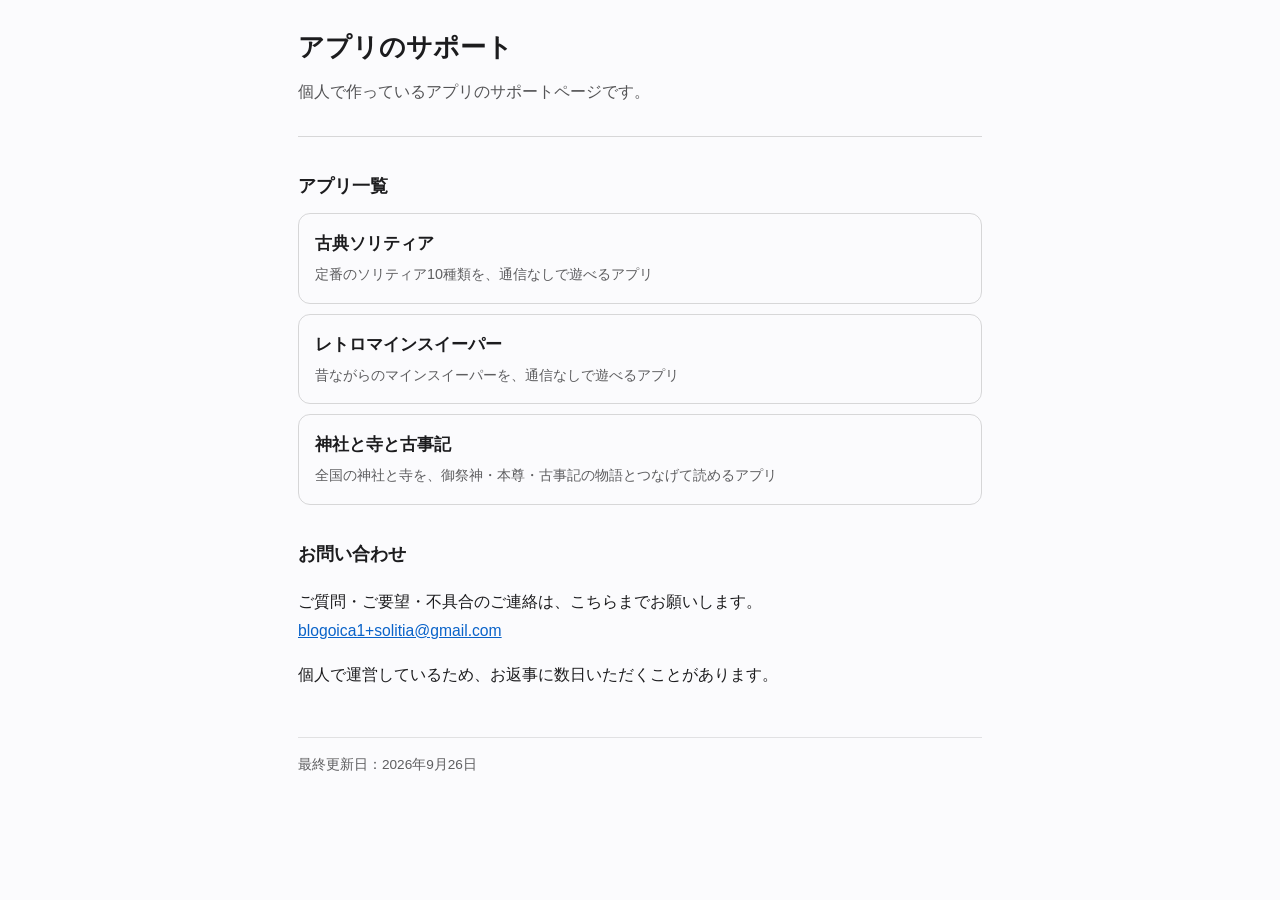
<file: index.html>
<!doctype html>
<html lang="ja">
<head>
<meta charset="utf-8">
<meta name="viewport" content="width=device-width, initial-scale=1">
<title>アプリのサポート</title>
<link rel="stylesheet" href="style.css">
</head>
<body>
<header>
  <h1>アプリのサポート</h1>
  <p class="lead">個人で作っているアプリのサポートページです。</p>
</header>

<h2>アプリ一覧</h2>
<a class="card" href="solitaire/">
  <b>古典ソリティア</b>
  <span>定番のソリティア10種類を、通信なしで遊べるアプリ</span>
</a>
<a class="card" href="minesweeper/">
  <b>レトロマインスイーパー</b>
  <span>昔ながらのマインスイーパーを、通信なしで遊べるアプリ</span>
</a>
<a class="card" href="jinja-kojiki/">
  <b>神社と寺と古事記</b>
  <span>全国の神社と寺を、御祭神・本尊・古事記の物語とつなげて読めるアプリ</span>
</a>

<h2>お問い合わせ</h2>
<p>ご質問・ご要望・不具合のご連絡は、こちらまでお願いします。<br>
<a href="mailto:blogoica1+solitia@gmail.com">blogoica1+solitia@gmail.com</a></p>
<p>個人で運営しているため、お返事に数日いただくことがあります。</p>

<footer>最終更新日：2026年9月26日</footer>
</body>
</html>
</file>
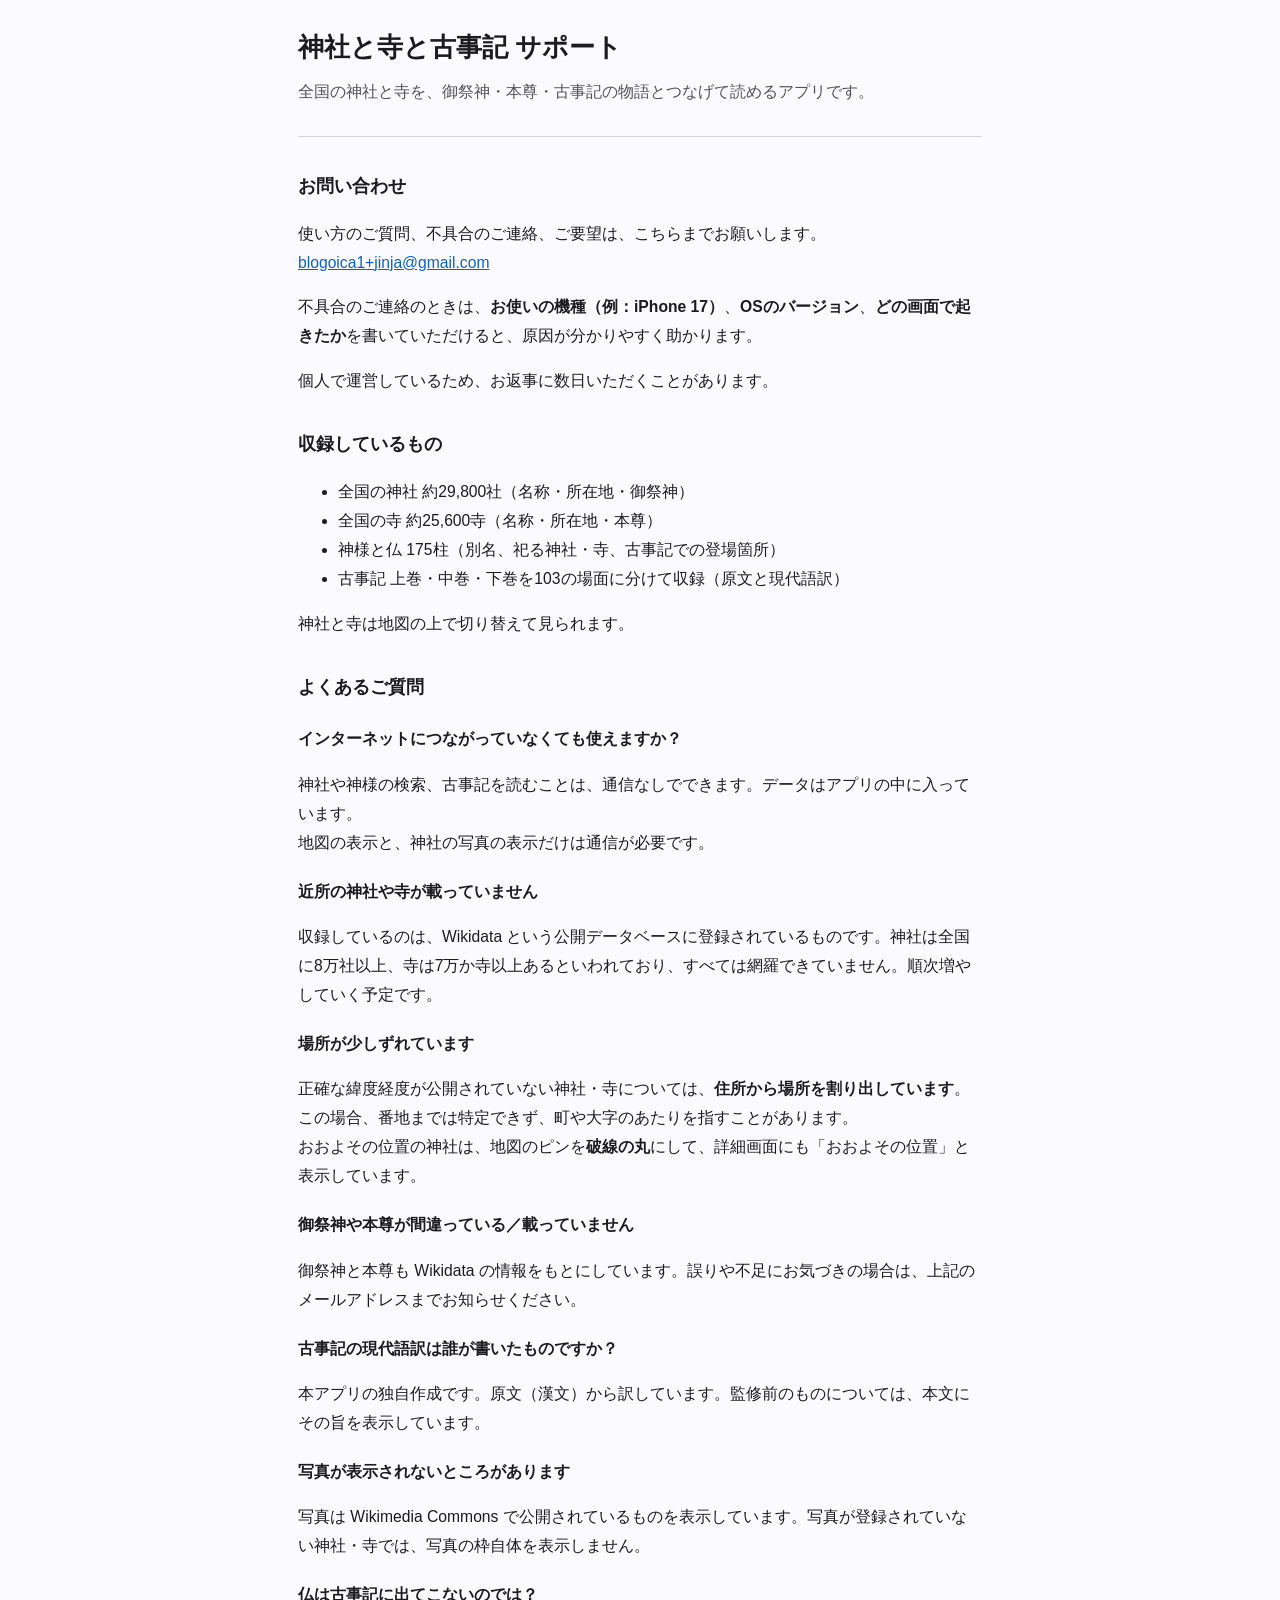
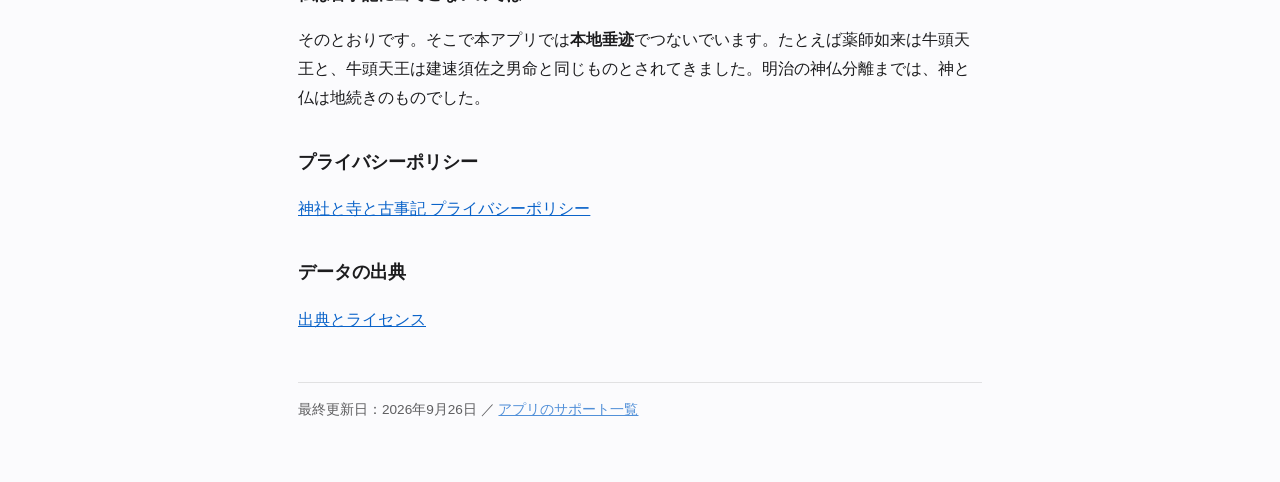
<file: jinja-kojiki/index.html>
<!doctype html>
<html lang="ja">
<head>
<meta charset="utf-8">
<meta name="viewport" content="width=device-width, initial-scale=1">
<title>神社と寺と古事記 サポート</title>
<link rel="stylesheet" href="../style.css">
</head>
<body>
<header>
  <h1>神社と寺と古事記 サポート</h1>
  <p class="lead">全国の神社と寺を、御祭神・本尊・古事記の物語とつなげて読めるアプリです。</p>
</header>

<h2>お問い合わせ</h2>
<p>使い方のご質問、不具合のご連絡、ご要望は、こちらまでお願いします。<br>
<a href="mailto:blogoica1+jinja@gmail.com">blogoica1+jinja@gmail.com</a></p>
<p>不具合のご連絡のときは、<b>お使いの機種（例：iPhone 17）</b>、<b>OSのバージョン</b>、<b>どの画面で起きたか</b>を書いていただけると、原因が分かりやすく助かります。</p>
<p>個人で運営しているため、お返事に数日いただくことがあります。</p>

<h2>収録しているもの</h2>
<ul>
  <li>全国の神社 約29,800社（名称・所在地・御祭神）</li>
  <li>全国の寺 約25,600寺（名称・所在地・本尊）</li>
  <li>神様と仏 175柱（別名、祀る神社・寺、古事記での登場箇所）</li>
  <li>古事記 上巻・中巻・下巻を103の場面に分けて収録（原文と現代語訳）</li>
</ul>
<p>神社と寺は地図の上で切り替えて見られます。</p>

<h2>よくあるご質問</h2>

<h3>インターネットにつながっていなくても使えますか？</h3>
<p>神社や神様の検索、古事記を読むことは、通信なしでできます。データはアプリの中に入っています。<br>
地図の表示と、神社の写真の表示だけは通信が必要です。</p>

<h3>近所の神社や寺が載っていません</h3>
<p>収録しているのは、Wikidata という公開データベースに登録されているものです。神社は全国に8万社以上、寺は7万か寺以上あるといわれており、すべては網羅できていません。順次増やしていく予定です。</p>

<h3>場所が少しずれています</h3>
<p>正確な緯度経度が公開されていない神社・寺については、<b>住所から場所を割り出しています</b>。この場合、番地までは特定できず、町や大字のあたりを指すことがあります。<br>
おおよその位置の神社は、地図のピンを<b>破線の丸</b>にして、詳細画面にも「おおよその位置」と表示しています。</p>

<h3>御祭神や本尊が間違っている／載っていません</h3>
<p>御祭神と本尊も Wikidata の情報をもとにしています。誤りや不足にお気づきの場合は、上記のメールアドレスまでお知らせください。</p>

<h3>古事記の現代語訳は誰が書いたものですか？</h3>
<p>本アプリの独自作成です。原文（漢文）から訳しています。監修前のものについては、本文にその旨を表示しています。</p>

<h3>写真が表示されないところがあります</h3>
<p>写真は Wikimedia Commons で公開されているものを表示しています。写真が登録されていない神社・寺では、写真の枠自体を表示しません。</p>

<h3>仏は古事記に出てこないのでは？</h3>
<p>そのとおりです。そこで本アプリでは<b>本地垂迹</b>でつないでいます。たとえば薬師如来は牛頭天王と、牛頭天王は建速須佐之男命と同じものとされてきました。明治の神仏分離までは、神と仏は地続きのものでした。</p>

<h2>プライバシーポリシー</h2>
<p><a href="privacy.html">神社と寺と古事記 プライバシーポリシー</a></p>

<h2>データの出典</h2>
<p><a href="credits.html">出典とライセンス</a></p>

<footer>最終更新日：2026年9月26日 ／ <a href="../">アプリのサポート一覧</a></footer>
</body>
</html>
</file>
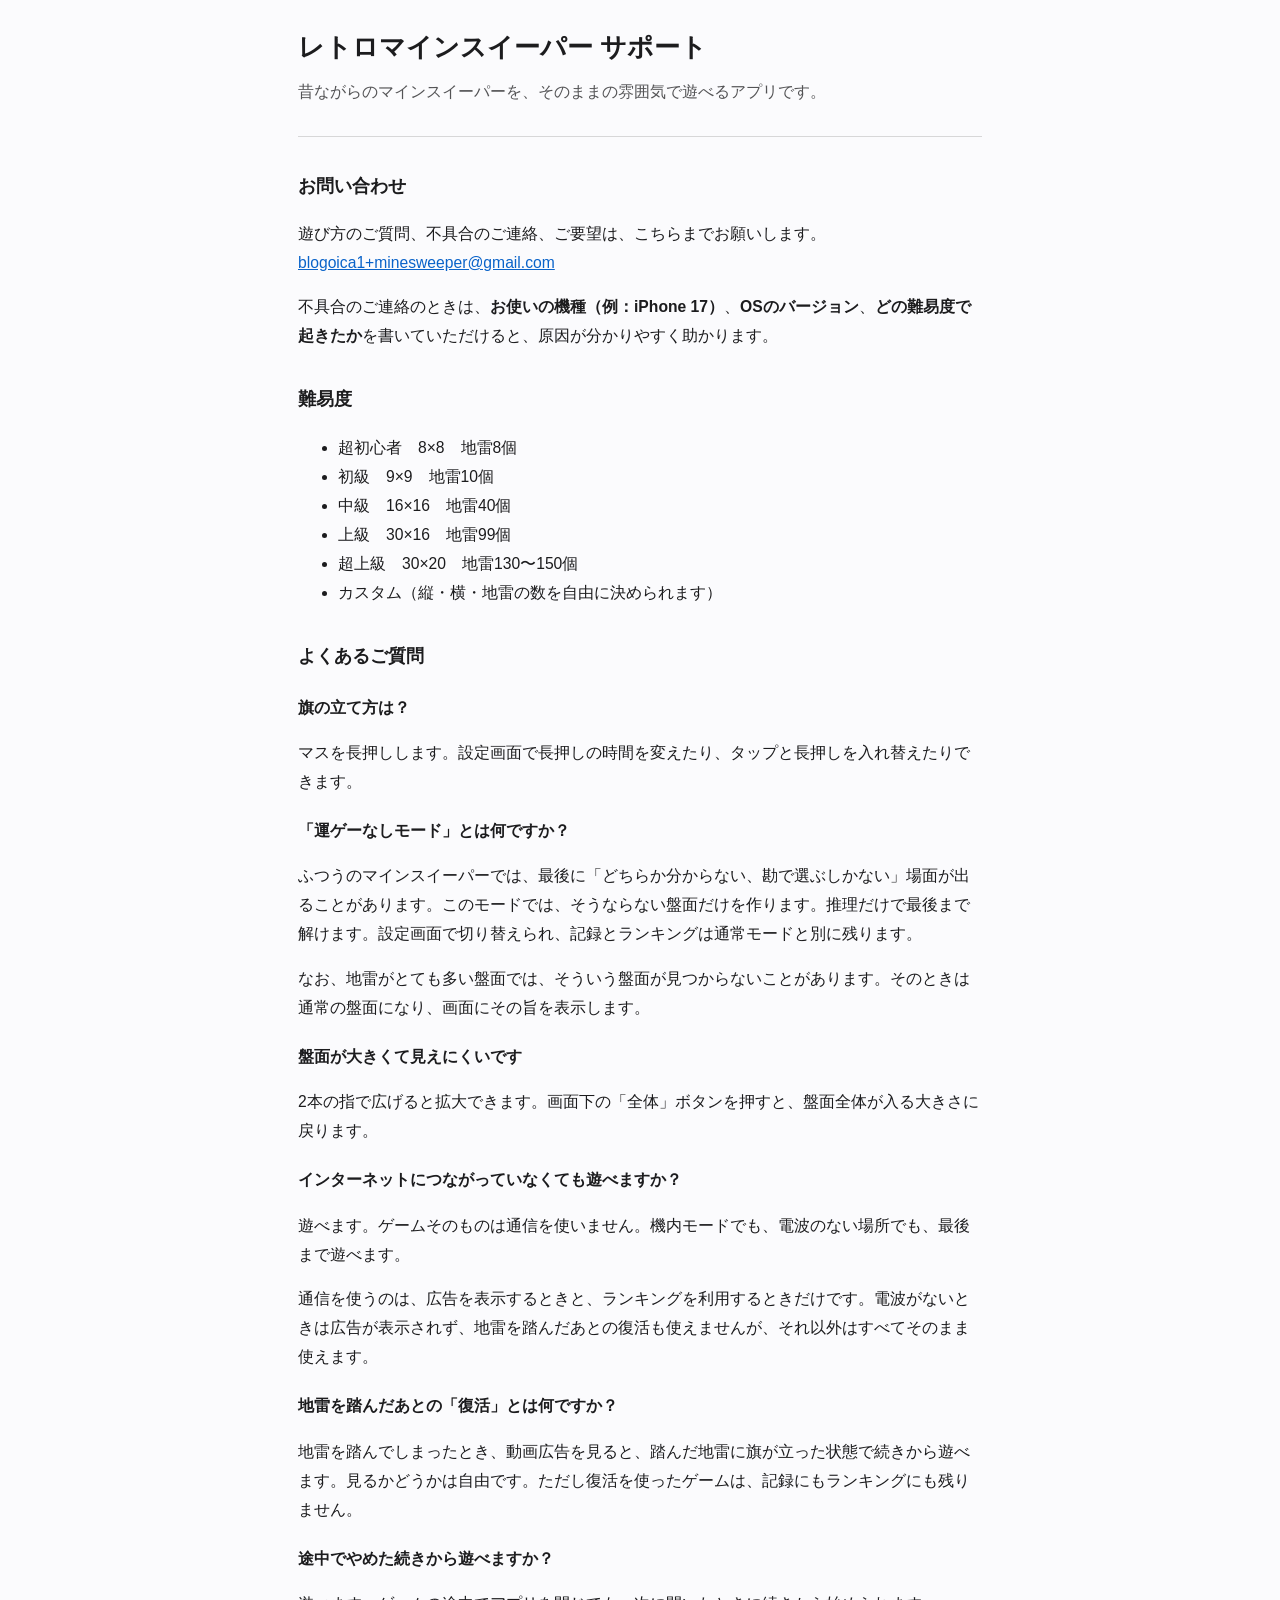
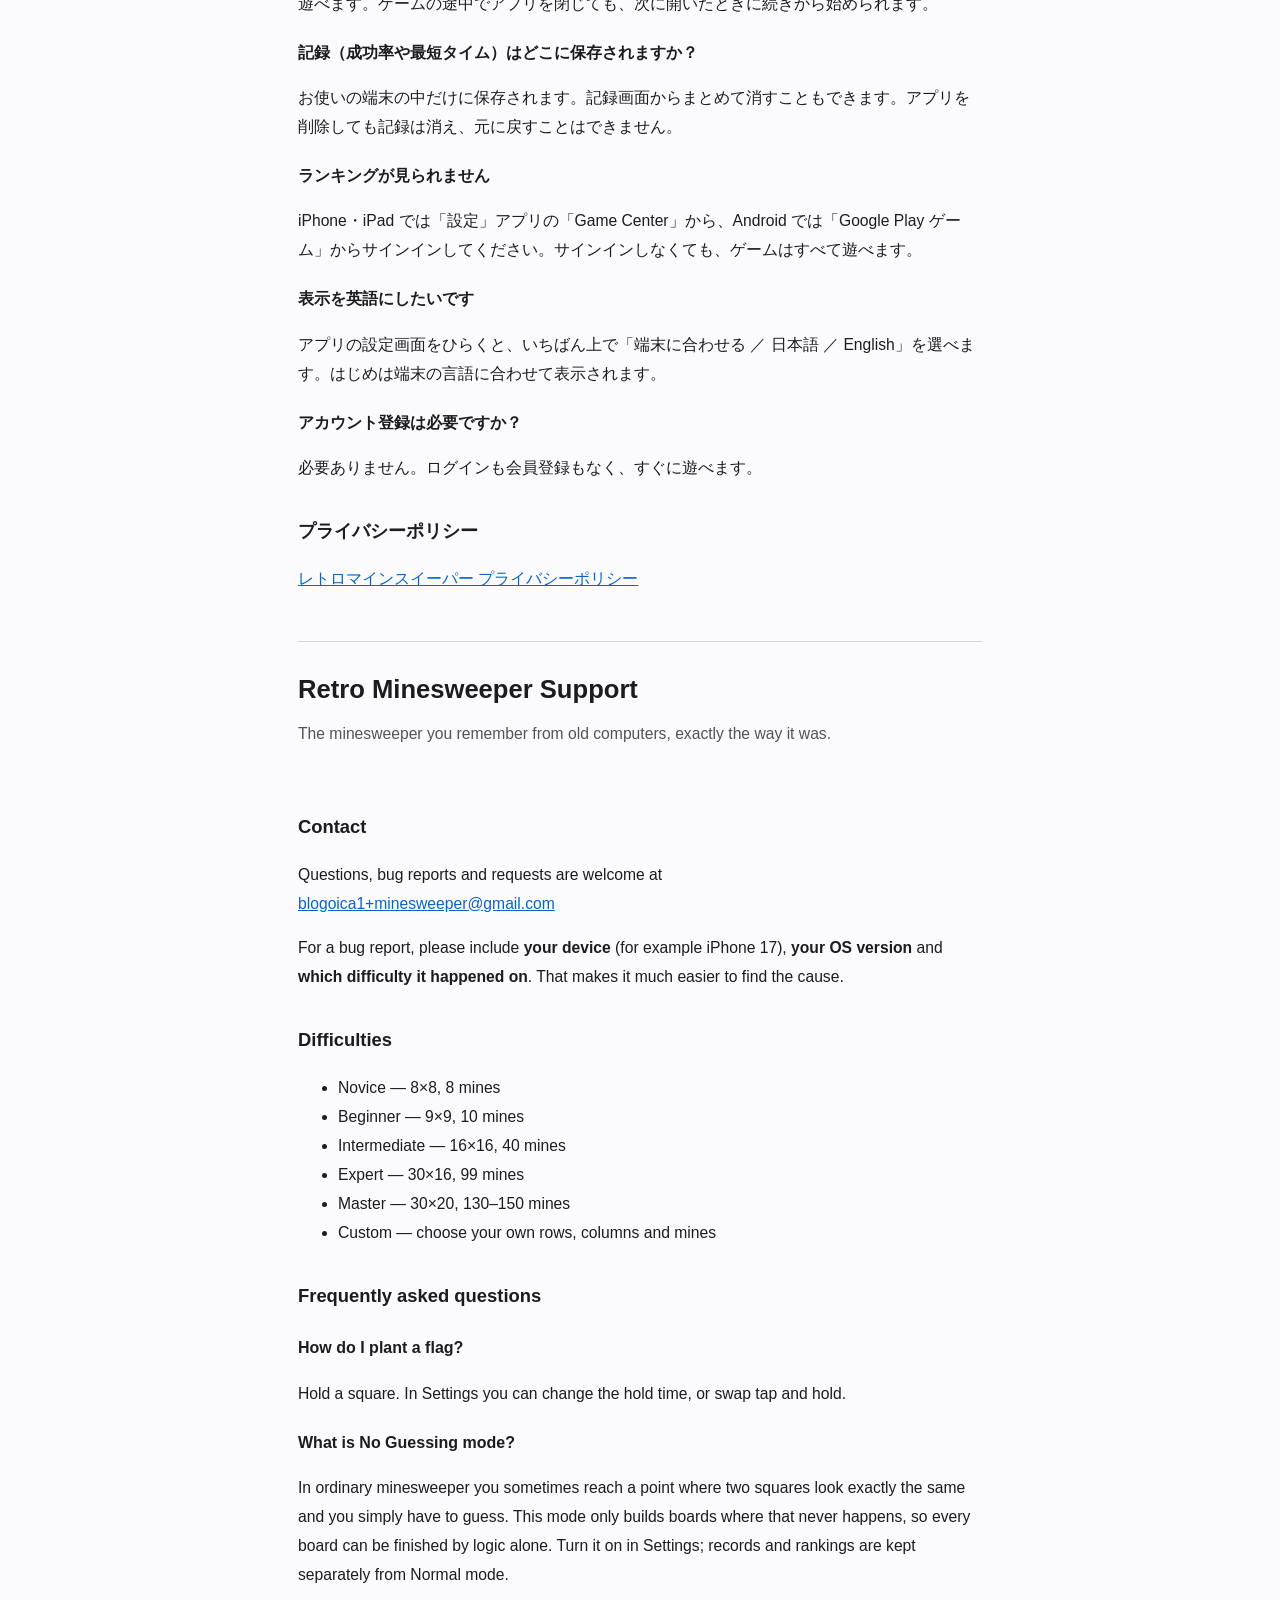
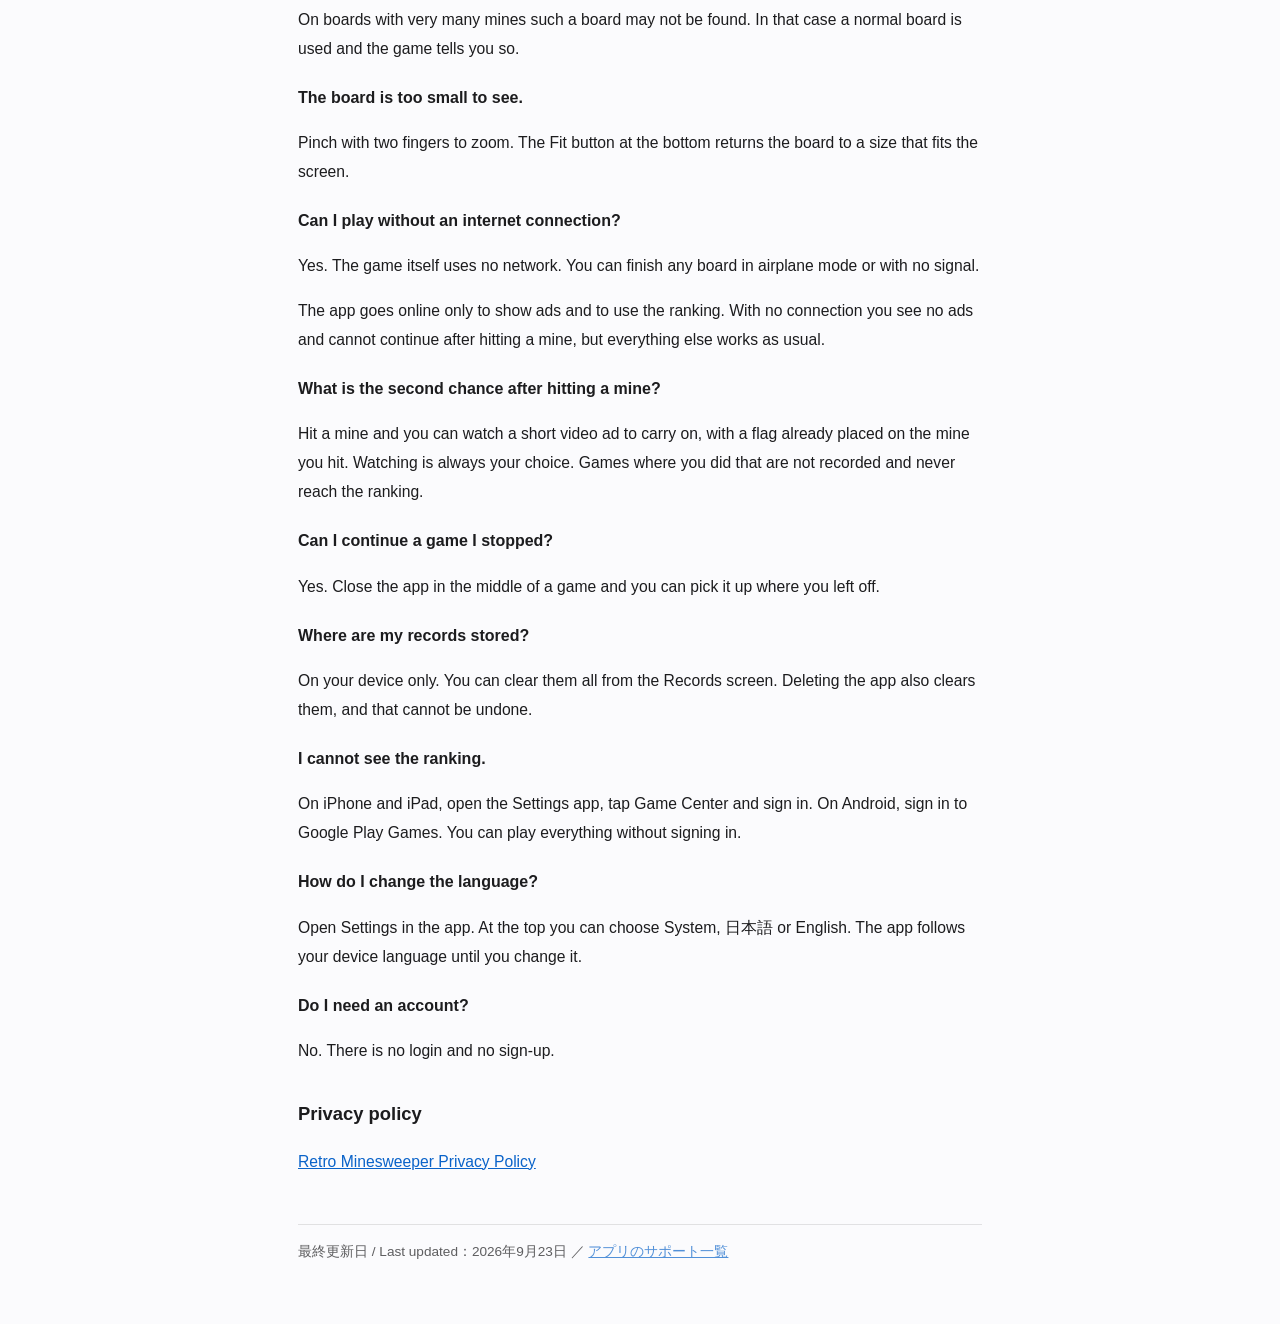
<file: minesweeper/index.html>
<!doctype html>
<html lang="ja">
<head>
<meta charset="utf-8">
<meta name="viewport" content="width=device-width, initial-scale=1">
<title>レトロマインスイーパー サポート</title>
<link rel="stylesheet" href="../style.css">
</head>
<body>
<header>
  <h1>レトロマインスイーパー サポート</h1>
  <p class="lead">昔ながらのマインスイーパーを、そのままの雰囲気で遊べるアプリです。</p>
</header>

<h2>お問い合わせ</h2>
<p>遊び方のご質問、不具合のご連絡、ご要望は、こちらまでお願いします。<br>
<a href="mailto:blogoica1+minesweeper@gmail.com">blogoica1+minesweeper@gmail.com</a></p>
<p>不具合のご連絡のときは、<b>お使いの機種（例：iPhone 17）</b>、<b>OSのバージョン</b>、<b>どの難易度で起きたか</b>を書いていただけると、原因が分かりやすく助かります。</p>

<h2>難易度</h2>
<ul>
  <li>超初心者　8×8　地雷8個</li>
  <li>初級　9×9　地雷10個</li>
  <li>中級　16×16　地雷40個</li>
  <li>上級　30×16　地雷99個</li>
  <li>超上級　30×20　地雷130〜150個</li>
  <li>カスタム（縦・横・地雷の数を自由に決められます）</li>
</ul>

<h2>よくあるご質問</h2>

<h3>旗の立て方は？</h3>
<p>マスを長押しします。設定画面で長押しの時間を変えたり、タップと長押しを入れ替えたりできます。</p>

<h3>「運ゲーなしモード」とは何ですか？</h3>
<p>ふつうのマインスイーパーでは、最後に「どちらか分からない、勘で選ぶしかない」場面が出ることがあります。このモードでは、そうならない盤面だけを作ります。推理だけで最後まで解けます。設定画面で切り替えられ、記録とランキングは通常モードと別に残ります。</p>
<p>なお、地雷がとても多い盤面では、そういう盤面が見つからないことがあります。そのときは通常の盤面になり、画面にその旨を表示します。</p>

<h3>盤面が大きくて見えにくいです</h3>
<p>2本の指で広げると拡大できます。画面下の「全体」ボタンを押すと、盤面全体が入る大きさに戻ります。</p>

<h3>インターネットにつながっていなくても遊べますか？</h3>
<p>遊べます。ゲームそのものは通信を使いません。機内モードでも、電波のない場所でも、最後まで遊べます。</p>
<p>通信を使うのは、広告を表示するときと、ランキングを利用するときだけです。電波がないときは広告が表示されず、地雷を踏んだあとの復活も使えませんが、それ以外はすべてそのまま使えます。</p>

<h3>地雷を踏んだあとの「復活」とは何ですか？</h3>
<p>地雷を踏んでしまったとき、動画広告を見ると、踏んだ地雷に旗が立った状態で続きから遊べます。見るかどうかは自由です。ただし復活を使ったゲームは、記録にもランキングにも残りません。</p>

<h3>途中でやめた続きから遊べますか？</h3>
<p>遊べます。ゲームの途中でアプリを閉じても、次に開いたときに続きから始められます。</p>

<h3>記録（成功率や最短タイム）はどこに保存されますか？</h3>
<p>お使いの端末の中だけに保存されます。記録画面からまとめて消すこともできます。アプリを削除しても記録は消え、元に戻すことはできません。</p>

<h3>ランキングが見られません</h3>
<p>iPhone・iPad では「設定」アプリの「Game Center」から、Android では「Google Play ゲーム」からサインインしてください。サインインしなくても、ゲームはすべて遊べます。</p>

<h3>表示を英語にしたいです</h3>
<p>アプリの設定画面をひらくと、いちばん上で「端末に合わせる ／ 日本語 ／ English」を選べます。はじめは端末の言語に合わせて表示されます。</p>

<h3>アカウント登録は必要ですか？</h3>
<p>必要ありません。ログインも会員登録もなく、すぐに遊べます。</p>

<h2>プライバシーポリシー</h2>
<p><a href="privacy.html">レトロマインスイーパー プライバシーポリシー</a></p>

<hr style="margin:48px 0 8px;border:none;border-top:1px solid rgba(128,128,128,.3)">

<header id="en" style="border:none;margin-top:24px">
  <h1>Retro Minesweeper Support</h1>
  <p class="lead">The minesweeper you remember from old computers, exactly the way it was.</p>
</header>

<h2>Contact</h2>
<p>Questions, bug reports and requests are welcome at<br>
<a href="mailto:blogoica1+minesweeper@gmail.com">blogoica1+minesweeper@gmail.com</a></p>
<p>For a bug report, please include <b>your device</b> (for example iPhone 17), <b>your OS version</b> and <b>which difficulty it happened on</b>. That makes it much easier to find the cause.</p>

<h2>Difficulties</h2>
<ul>
  <li>Novice — 8×8, 8 mines</li>
  <li>Beginner — 9×9, 10 mines</li>
  <li>Intermediate — 16×16, 40 mines</li>
  <li>Expert — 30×16, 99 mines</li>
  <li>Master — 30×20, 130–150 mines</li>
  <li>Custom — choose your own rows, columns and mines</li>
</ul>

<h2>Frequently asked questions</h2>

<h3>How do I plant a flag?</h3>
<p>Hold a square. In Settings you can change the hold time, or swap tap and hold.</p>

<h3>What is No Guessing mode?</h3>
<p>In ordinary minesweeper you sometimes reach a point where two squares look exactly the same and you simply have to guess. This mode only builds boards where that never happens, so every board can be finished by logic alone. Turn it on in Settings; records and rankings are kept separately from Normal mode.</p>
<p>On boards with very many mines such a board may not be found. In that case a normal board is used and the game tells you so.</p>

<h3>The board is too small to see.</h3>
<p>Pinch with two fingers to zoom. The Fit button at the bottom returns the board to a size that fits the screen.</p>

<h3>Can I play without an internet connection?</h3>
<p>Yes. The game itself uses no network. You can finish any board in airplane mode or with no signal.</p>
<p>The app goes online only to show ads and to use the ranking. With no connection you see no ads and cannot continue after hitting a mine, but everything else works as usual.</p>

<h3>What is the second chance after hitting a mine?</h3>
<p>Hit a mine and you can watch a short video ad to carry on, with a flag already placed on the mine you hit. Watching is always your choice. Games where you did that are not recorded and never reach the ranking.</p>

<h3>Can I continue a game I stopped?</h3>
<p>Yes. Close the app in the middle of a game and you can pick it up where you left off.</p>

<h3>Where are my records stored?</h3>
<p>On your device only. You can clear them all from the Records screen. Deleting the app also clears them, and that cannot be undone.</p>

<h3>I cannot see the ranking.</h3>
<p>On iPhone and iPad, open the Settings app, tap Game Center and sign in. On Android, sign in to Google Play Games. You can play everything without signing in.</p>

<h3>How do I change the language?</h3>
<p>Open Settings in the app. At the top you can choose System, 日本語 or English. The app follows your device language until you change it.</p>

<h3>Do I need an account?</h3>
<p>No. There is no login and no sign-up.</p>

<h2>Privacy policy</h2>
<p><a href="privacy.html#en">Retro Minesweeper Privacy Policy</a></p>

<footer>最終更新日 / Last updated：2026年9月23日 ／ <a href="../">アプリのサポート一覧</a></footer>
</body>
</html>
</file>
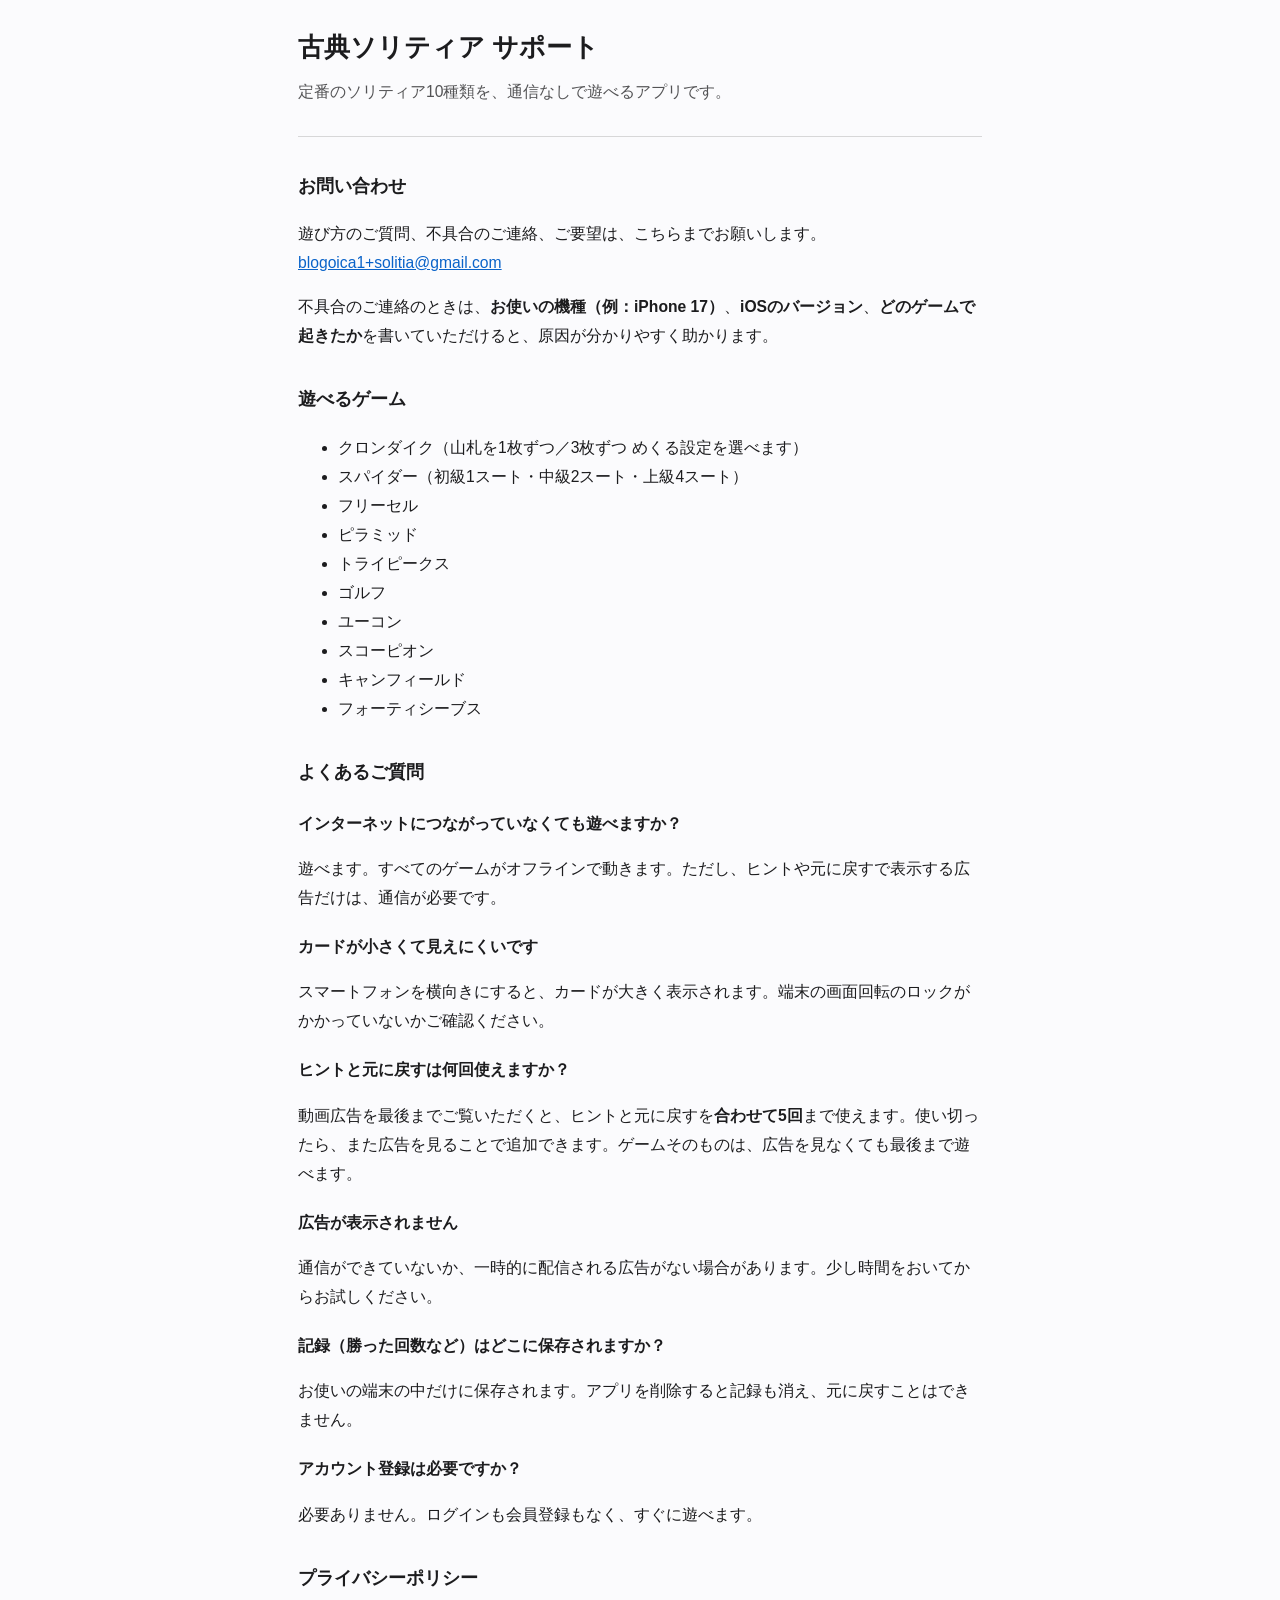
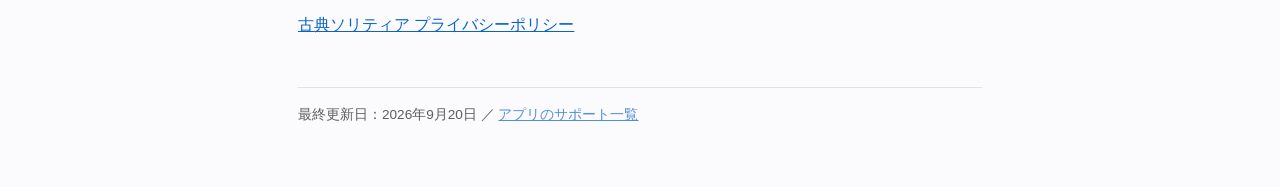
<file: solitaire/index.html>
<!doctype html>
<html lang="ja">
<head>
<meta charset="utf-8">
<meta name="viewport" content="width=device-width, initial-scale=1">
<title>古典ソリティア サポート</title>
<link rel="stylesheet" href="../style.css">
</head>
<body>
<header>
  <h1>古典ソリティア サポート</h1>
  <p class="lead">定番のソリティア10種類を、通信なしで遊べるアプリです。</p>
</header>

<h2>お問い合わせ</h2>
<p>遊び方のご質問、不具合のご連絡、ご要望は、こちらまでお願いします。<br>
<a href="mailto:blogoica1+solitia@gmail.com">blogoica1+solitia@gmail.com</a></p>
<p>不具合のご連絡のときは、<b>お使いの機種（例：iPhone 17）</b>、<b>iOSのバージョン</b>、<b>どのゲームで起きたか</b>を書いていただけると、原因が分かりやすく助かります。</p>

<h2>遊べるゲーム</h2>
<ul>
  <li>クロンダイク（山札を1枚ずつ／3枚ずつ めくる設定を選べます）</li>
  <li>スパイダー（初級1スート・中級2スート・上級4スート）</li>
  <li>フリーセル</li>
  <li>ピラミッド</li>
  <li>トライピークス</li>
  <li>ゴルフ</li>
  <li>ユーコン</li>
  <li>スコーピオン</li>
  <li>キャンフィールド</li>
  <li>フォーティシーブス</li>
</ul>

<h2>よくあるご質問</h2>

<h3>インターネットにつながっていなくても遊べますか？</h3>
<p>遊べます。すべてのゲームがオフラインで動きます。ただし、ヒントや元に戻すで表示する広告だけは、通信が必要です。</p>

<h3>カードが小さくて見えにくいです</h3>
<p>スマートフォンを横向きにすると、カードが大きく表示されます。端末の画面回転のロックがかかっていないかご確認ください。</p>

<h3>ヒントと元に戻すは何回使えますか？</h3>
<p>動画広告を最後までご覧いただくと、ヒントと元に戻すを<b>合わせて5回</b>まで使えます。使い切ったら、また広告を見ることで追加できます。ゲームそのものは、広告を見なくても最後まで遊べます。</p>

<h3>広告が表示されません</h3>
<p>通信ができていないか、一時的に配信される広告がない場合があります。少し時間をおいてからお試しください。</p>

<h3>記録（勝った回数など）はどこに保存されますか？</h3>
<p>お使いの端末の中だけに保存されます。アプリを削除すると記録も消え、元に戻すことはできません。</p>

<h3>アカウント登録は必要ですか？</h3>
<p>必要ありません。ログインも会員登録もなく、すぐに遊べます。</p>

<h2>プライバシーポリシー</h2>
<p><a href="privacy.html">古典ソリティア プライバシーポリシー</a></p>

<footer>最終更新日：2026年9月20日 ／ <a href="../">アプリのサポート一覧</a></footer>
</body>
</html>
</file>
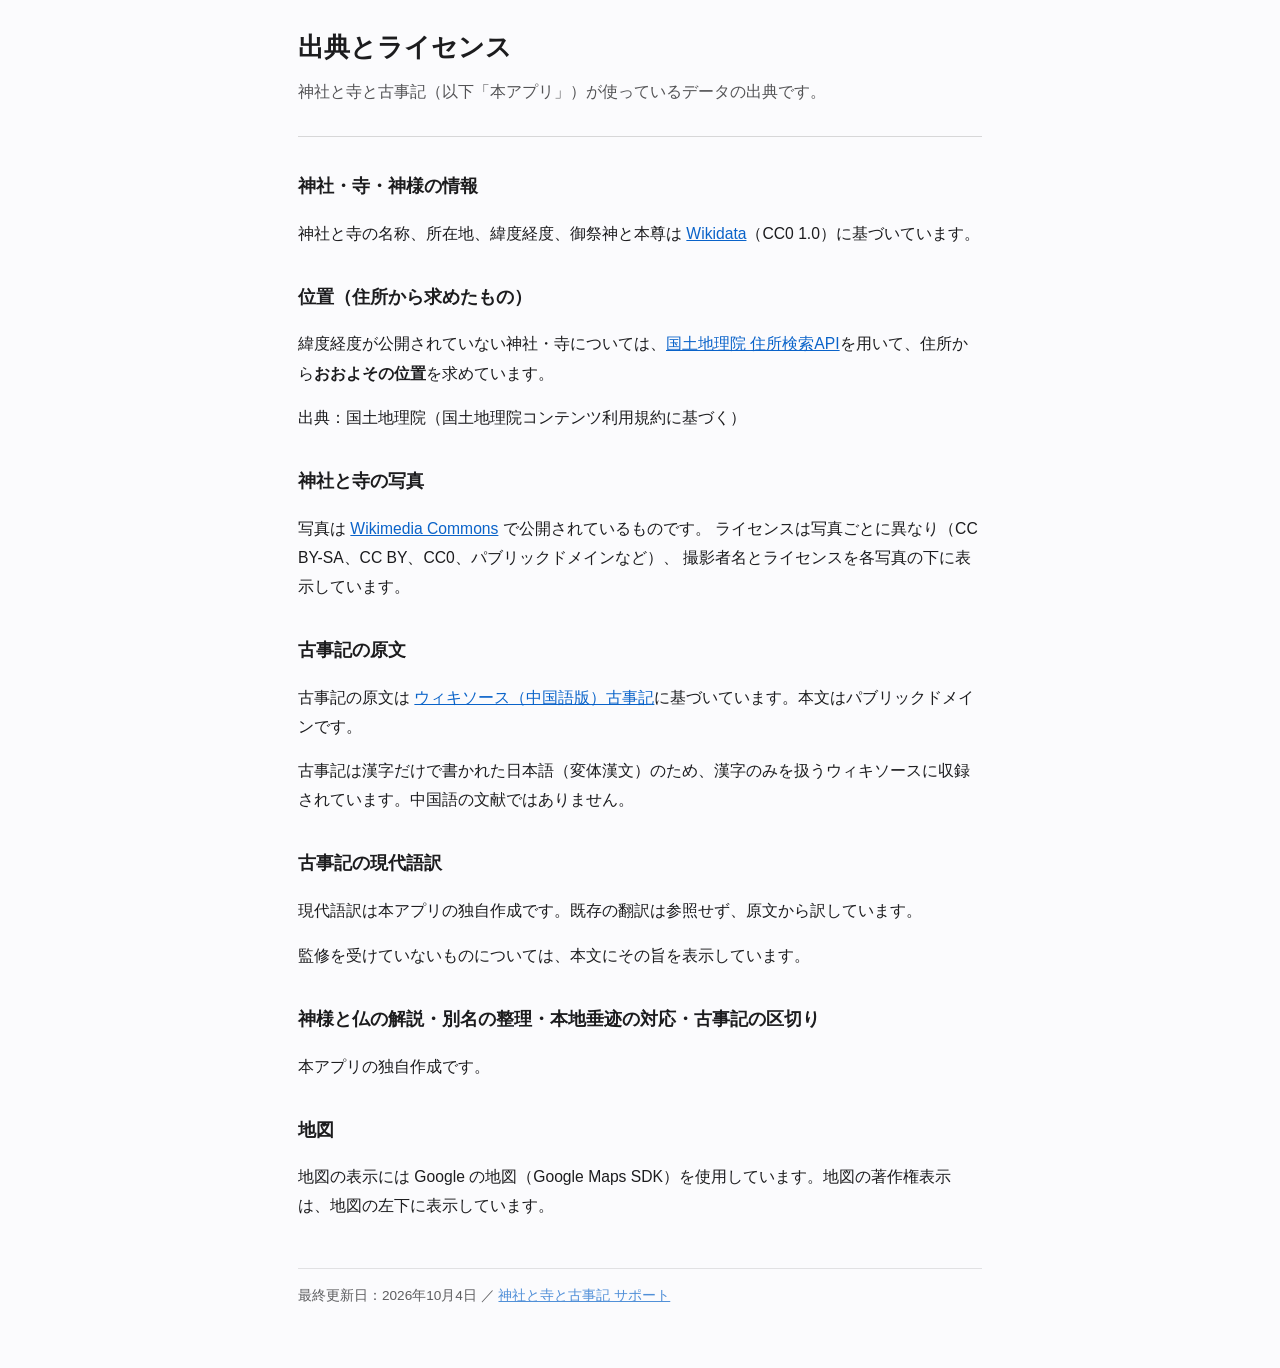
<file: jinja-kojiki/credits.html>
<!doctype html>
<html lang="ja">
<head>
<meta charset="utf-8">
<meta name="viewport" content="width=device-width, initial-scale=1">
<title>神社と寺と古事記 出典とライセンス</title>
<link rel="stylesheet" href="../style.css">
</head>
<body>
<header>
  <h1>出典とライセンス</h1>
  <p class="lead">神社と寺と古事記（以下「本アプリ」）が使っているデータの出典です。</p>
</header>

<h2>神社・寺・神様の情報</h2>
<p>神社と寺の名称、所在地、緯度経度、御祭神と本尊は <a href="https://www.wikidata.org/" target="_blank" rel="noopener">Wikidata</a>（CC0 1.0）に基づいています。</p>

<h2>位置（住所から求めたもの）</h2>
<p>緯度経度が公開されていない神社・寺については、<a href="https://msearch.gsi.go.jp/address-search/AddressSearch" target="_blank" rel="noopener">国土地理院 住所検索API</a>を用いて、住所から<b>おおよその位置</b>を求めています。</p>
<p>出典：国土地理院（国土地理院コンテンツ利用規約に基づく）</p>

<h2>神社と寺の写真</h2>
<p>写真は <a href="https://commons.wikimedia.org/" target="_blank" rel="noopener">Wikimedia Commons</a> で公開されているものです。
ライセンスは写真ごとに異なり（CC BY-SA、CC BY、CC0、パブリックドメインなど）、
撮影者名とライセンスを各写真の下に表示しています。</p>

<h2>古事記の原文</h2>
<p>古事記の原文は <a href="https://zh.wikisource.org/wiki/%E5%8F%A4%E4%BA%8B%E8%A8%98" target="_blank" rel="noopener">ウィキソース（中国語版）古事記</a>に基づいています。本文はパブリックドメインです。</p>
<p>古事記は漢字だけで書かれた日本語（変体漢文）のため、漢字のみを扱うウィキソースに収録されています。中国語の文献ではありません。</p>

<h2>古事記の現代語訳</h2>
<p>現代語訳は本アプリの独自作成です。既存の翻訳は参照せず、原文から訳しています。</p>
<p>監修を受けていないものについては、本文にその旨を表示しています。</p>

<h2>神様と仏の解説・別名の整理・本地垂迹の対応・古事記の区切り</h2>
<p>本アプリの独自作成です。</p>

<h2>地図</h2>
<p>地図の表示には Google の地図（Google Maps SDK）を使用しています。地図の著作権表示は、地図の左下に表示しています。</p>

<footer>最終更新日：2026年10月4日 ／ <a href="./">神社と寺と古事記 サポート</a></footer>
</body>
</html>
</file>
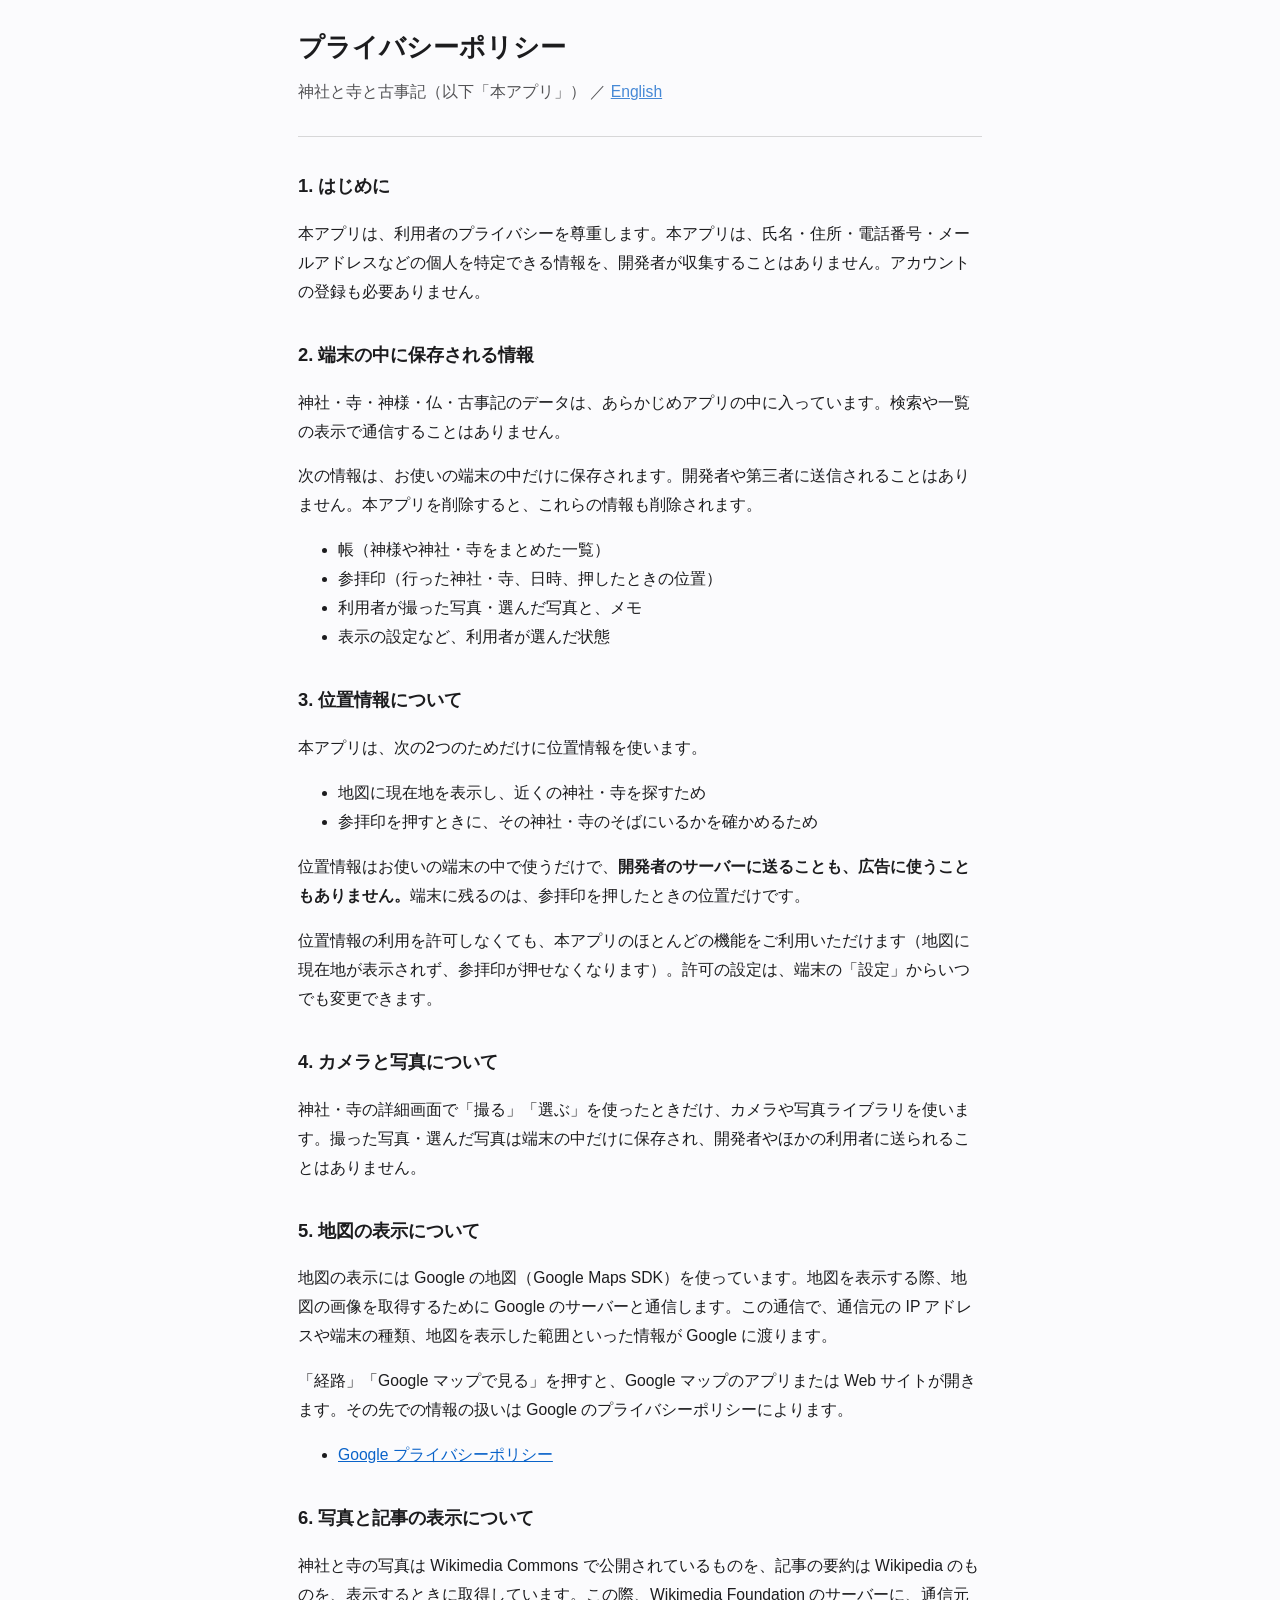
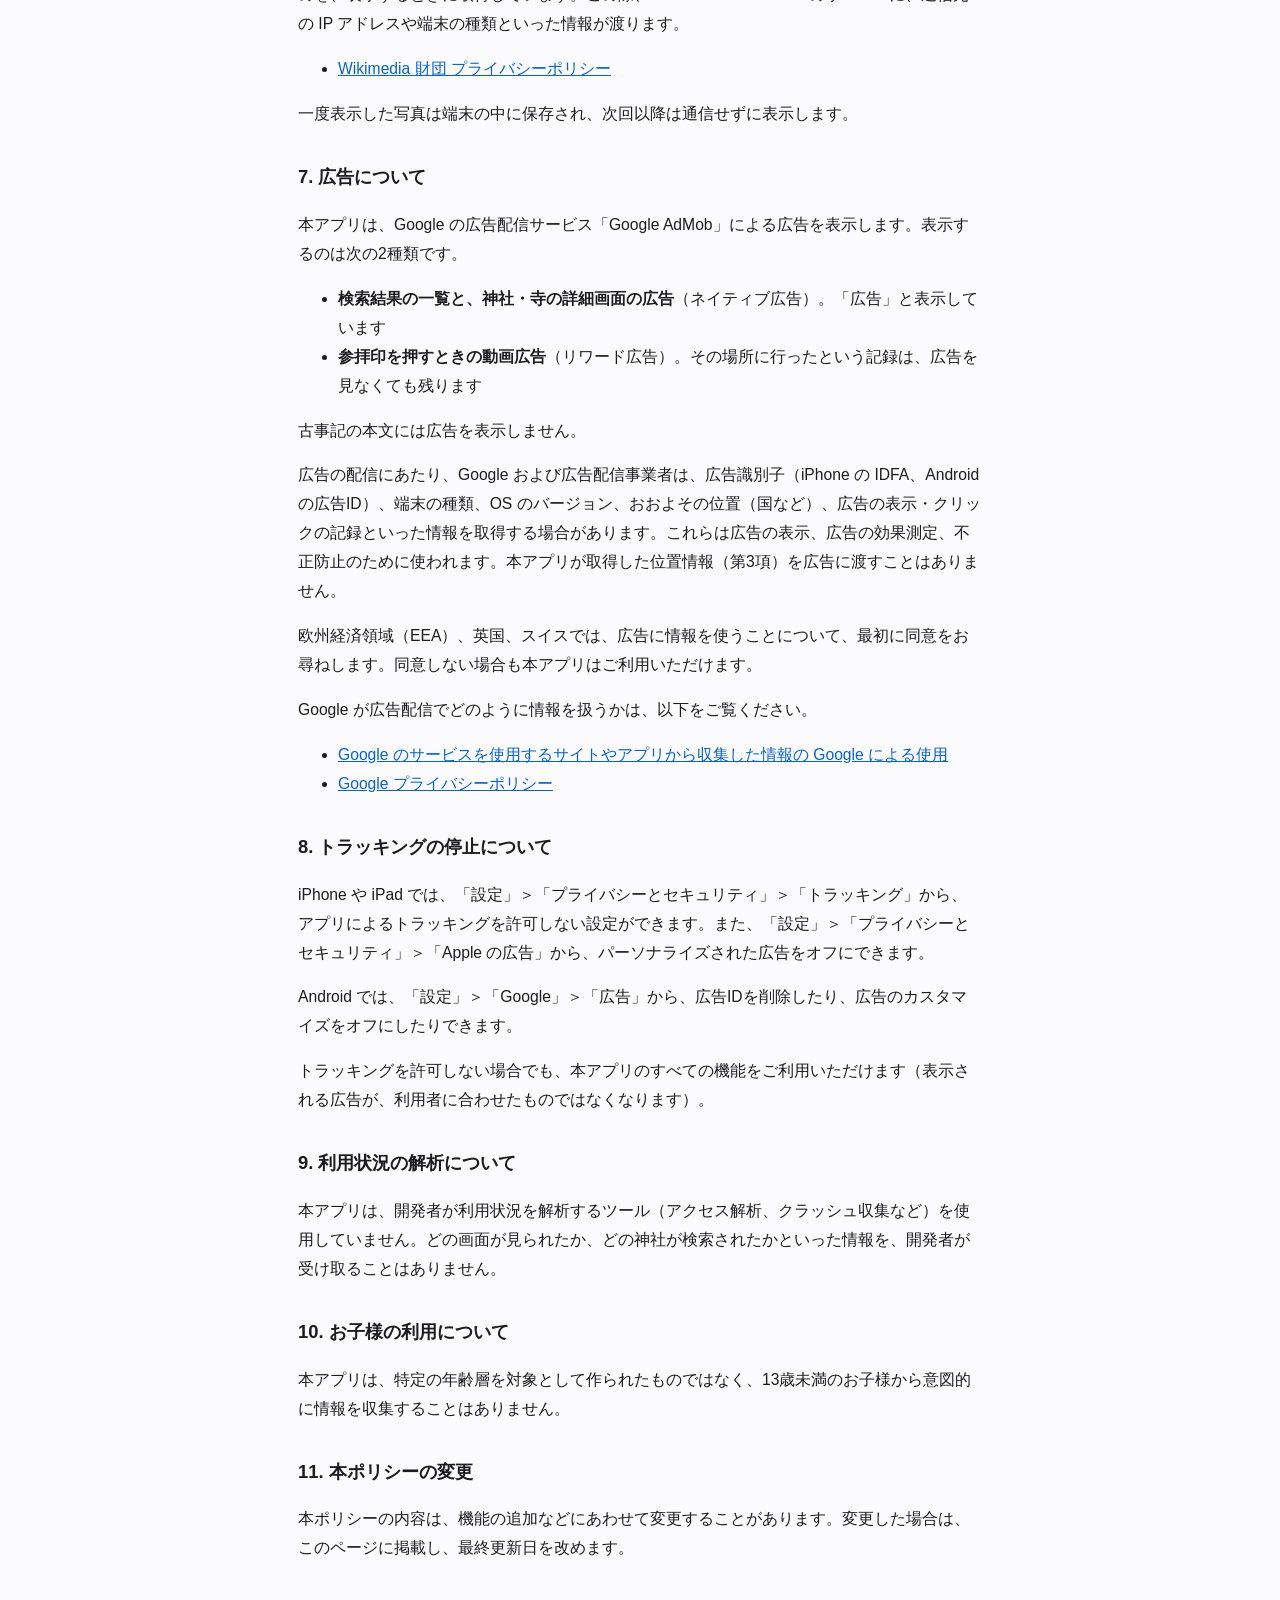
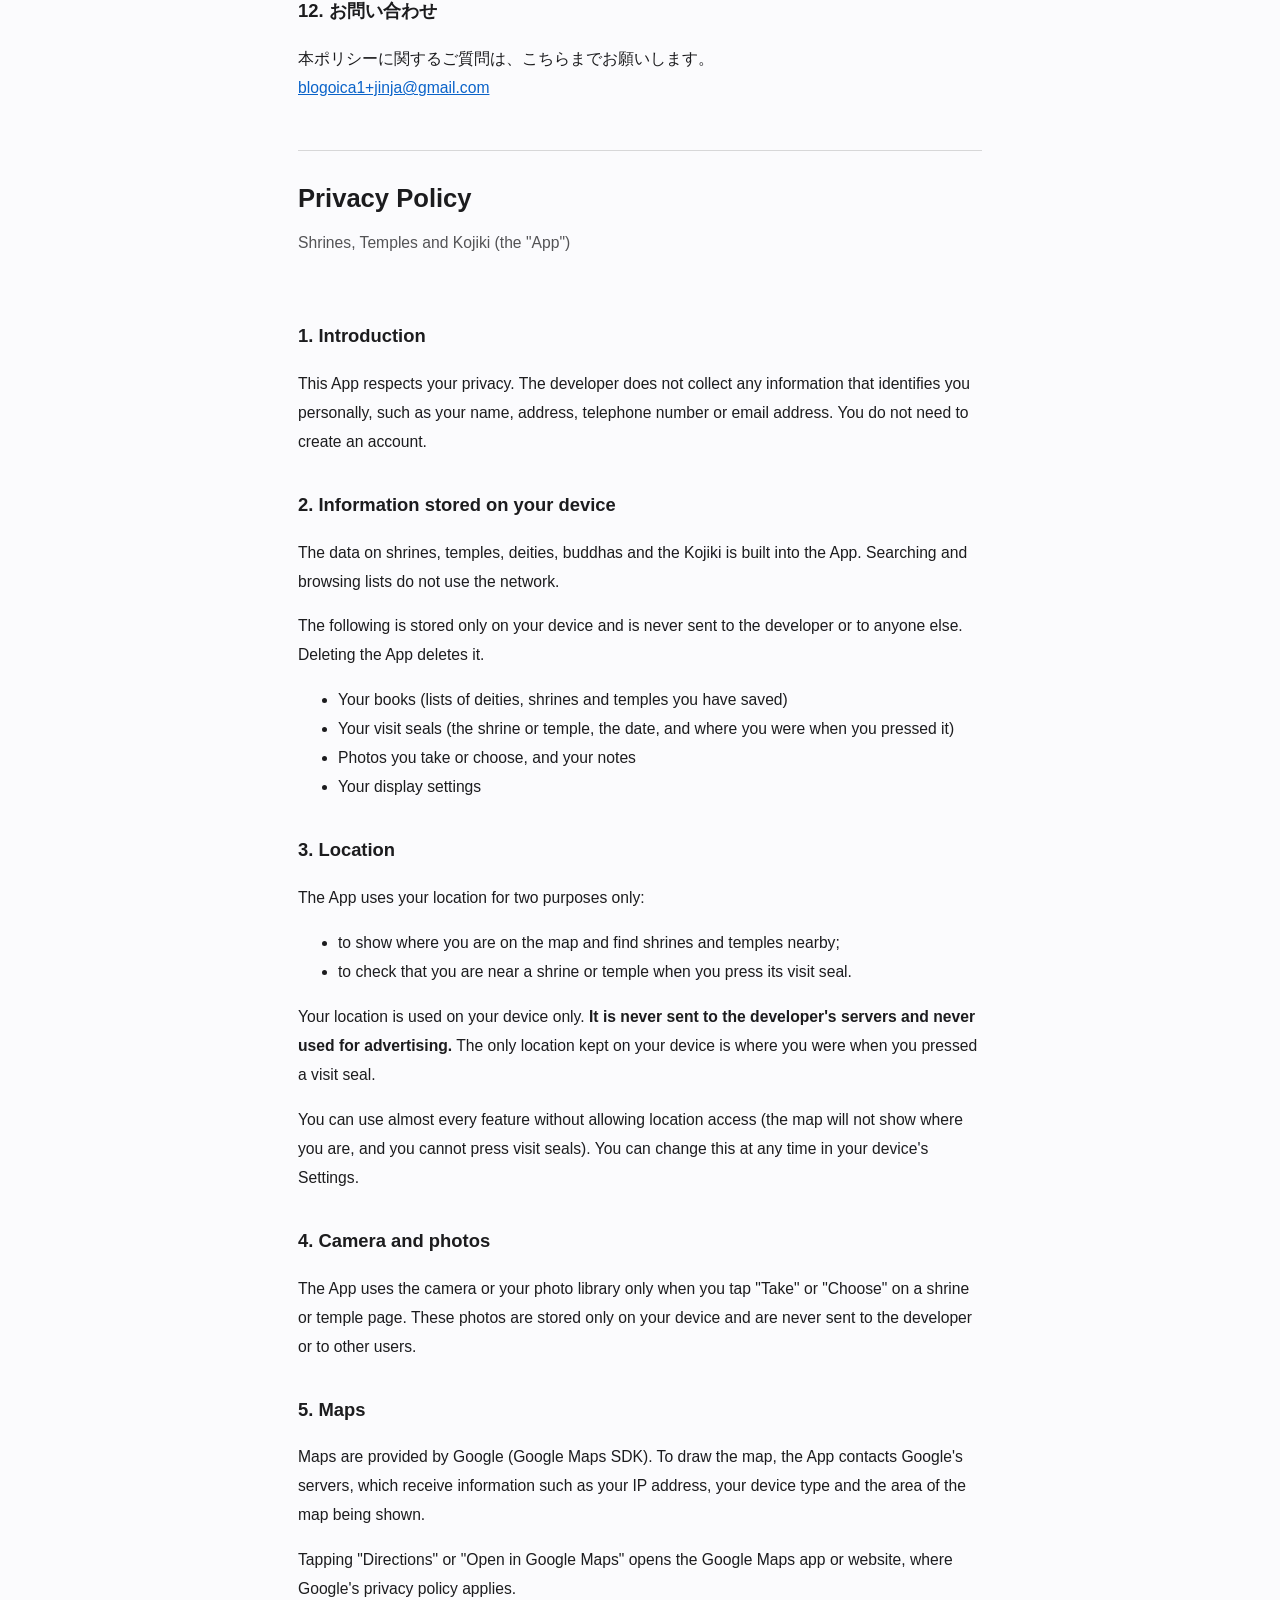
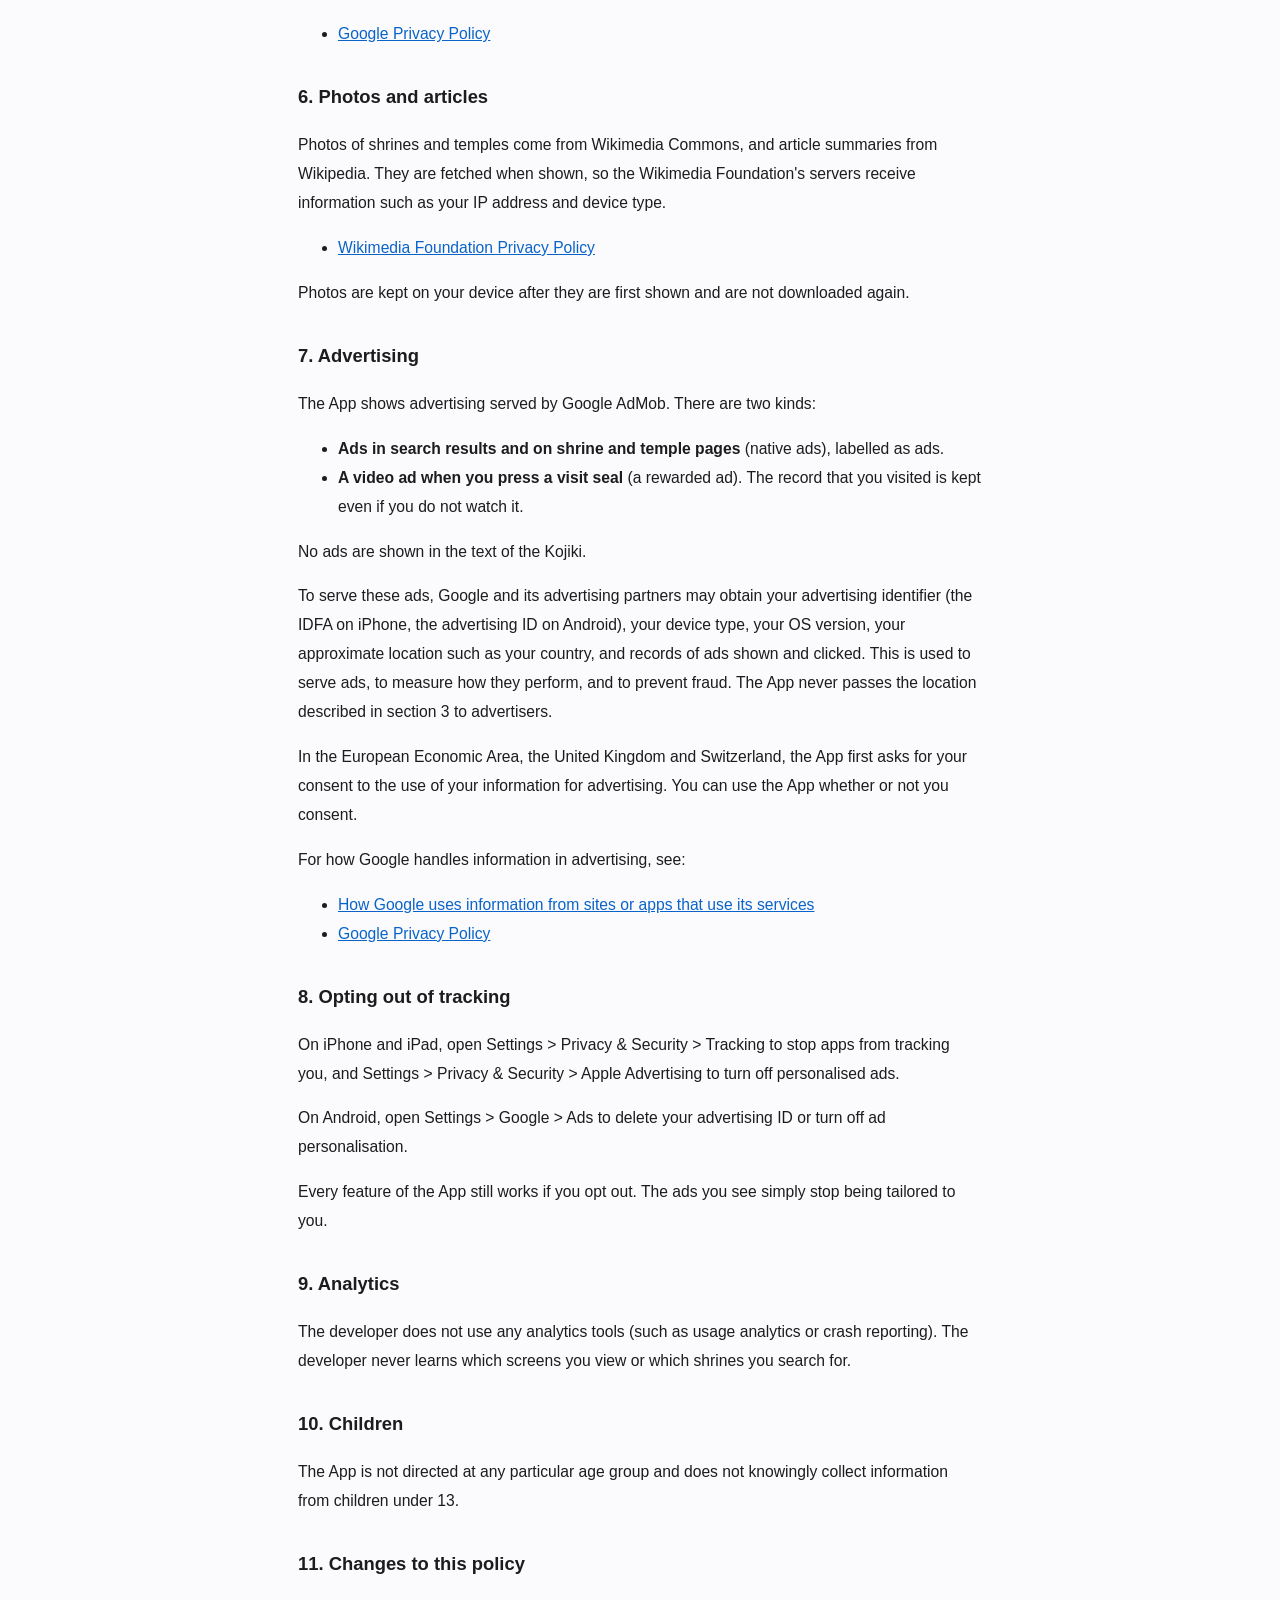
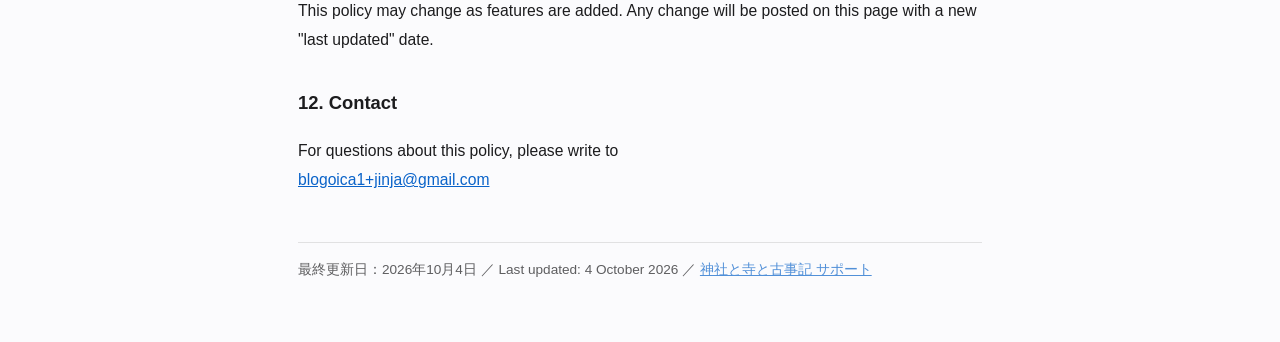
<file: jinja-kojiki/privacy.html>
<!doctype html>
<html lang="ja">
<head>
<meta charset="utf-8">
<meta name="viewport" content="width=device-width, initial-scale=1">
<title>神社と寺と古事記 プライバシーポリシー</title>
<link rel="stylesheet" href="../style.css">
</head>
<body>
<header>
  <h1>プライバシーポリシー</h1>
  <p class="lead">神社と寺と古事記（以下「本アプリ」） ／ <a href="#en">English</a></p>
</header>

<h2>1. はじめに</h2>
<p>本アプリは、利用者のプライバシーを尊重します。本アプリは、氏名・住所・電話番号・メールアドレスなどの個人を特定できる情報を、開発者が収集することはありません。アカウントの登録も必要ありません。</p>

<h2>2. 端末の中に保存される情報</h2>
<p>神社・寺・神様・仏・古事記のデータは、あらかじめアプリの中に入っています。検索や一覧の表示で通信することはありません。</p>
<p>次の情報は、お使いの端末の中だけに保存されます。開発者や第三者に送信されることはありません。本アプリを削除すると、これらの情報も削除されます。</p>
<ul>
  <li>帳（神様や神社・寺をまとめた一覧）</li>
  <li>参拝印（行った神社・寺、日時、押したときの位置）</li>
  <li>利用者が撮った写真・選んだ写真と、メモ</li>
  <li>表示の設定など、利用者が選んだ状態</li>
</ul>

<h2>3. 位置情報について</h2>
<p>本アプリは、次の2つのためだけに位置情報を使います。</p>
<ul>
  <li>地図に現在地を表示し、近くの神社・寺を探すため</li>
  <li>参拝印を押すときに、その神社・寺のそばにいるかを確かめるため</li>
</ul>
<p>位置情報はお使いの端末の中で使うだけで、<b>開発者のサーバーに送ることも、広告に使うこともありません。</b>端末に残るのは、参拝印を押したときの位置だけです。</p>
<p>位置情報の利用を許可しなくても、本アプリのほとんどの機能をご利用いただけます（地図に現在地が表示されず、参拝印が押せなくなります）。許可の設定は、端末の「設定」からいつでも変更できます。</p>

<h2>4. カメラと写真について</h2>
<p>神社・寺の詳細画面で「撮る」「選ぶ」を使ったときだけ、カメラや写真ライブラリを使います。撮った写真・選んだ写真は端末の中だけに保存され、開発者やほかの利用者に送られることはありません。</p>

<h2>5. 地図の表示について</h2>
<p>地図の表示には Google の地図（Google Maps SDK）を使っています。地図を表示する際、地図の画像を取得するために Google のサーバーと通信します。この通信で、通信元の IP アドレスや端末の種類、地図を表示した範囲といった情報が Google に渡ります。</p>
<p>「経路」「Google マップで見る」を押すと、Google マップのアプリまたは Web サイトが開きます。その先での情報の扱いは Google のプライバシーポリシーによります。</p>
<ul>
  <li><a href="https://policies.google.com/privacy" target="_blank" rel="noopener">Google プライバシーポリシー</a></li>
</ul>

<h2>6. 写真と記事の表示について</h2>
<p>神社と寺の写真は Wikimedia Commons で公開されているものを、記事の要約は Wikipedia のものを、表示するときに取得しています。この際、Wikimedia Foundation のサーバーに、通信元の IP アドレスや端末の種類といった情報が渡ります。</p>
<ul>
  <li><a href="https://foundation.wikimedia.org/wiki/Policy:Privacy_policy/ja" target="_blank" rel="noopener">Wikimedia 財団 プライバシーポリシー</a></li>
</ul>
<p>一度表示した写真は端末の中に保存され、次回以降は通信せずに表示します。</p>

<h2>7. 広告について</h2>
<p>本アプリは、Google の広告配信サービス「Google AdMob」による広告を表示します。表示するのは次の2種類です。</p>
<ul>
  <li><b>検索結果の一覧と、神社・寺の詳細画面の広告</b>（ネイティブ広告）。「広告」と表示しています</li>
  <li><b>参拝印を押すときの動画広告</b>（リワード広告）。その場所に行ったという記録は、広告を見なくても残ります</li>
</ul>
<p>古事記の本文には広告を表示しません。</p>
<p>広告の配信にあたり、Google および広告配信事業者は、広告識別子（iPhone の IDFA、Android の広告ID）、端末の種類、OS のバージョン、おおよその位置（国など）、広告の表示・クリックの記録といった情報を取得する場合があります。これらは広告の表示、広告の効果測定、不正防止のために使われます。本アプリが取得した位置情報（第3項）を広告に渡すことはありません。</p>
<p>欧州経済領域（EEA）、英国、スイスでは、広告に情報を使うことについて、最初に同意をお尋ねします。同意しない場合も本アプリはご利用いただけます。</p>
<p>Google が広告配信でどのように情報を扱うかは、以下をご覧ください。</p>
<ul>
  <li><a href="https://policies.google.com/technologies/partner-sites" target="_blank" rel="noopener">Google のサービスを使用するサイトやアプリから収集した情報の Google による使用</a></li>
  <li><a href="https://policies.google.com/privacy" target="_blank" rel="noopener">Google プライバシーポリシー</a></li>
</ul>

<h2>8. トラッキングの停止について</h2>
<p>iPhone や iPad では、「設定」＞「プライバシーとセキュリティ」＞「トラッキング」から、アプリによるトラッキングを許可しない設定ができます。また、「設定」＞「プライバシーとセキュリティ」＞「Apple の広告」から、パーソナライズされた広告をオフにできます。</p>
<p>Android では、「設定」＞「Google」＞「広告」から、広告IDを削除したり、広告のカスタマイズをオフにしたりできます。</p>
<p>トラッキングを許可しない場合でも、本アプリのすべての機能をご利用いただけます（表示される広告が、利用者に合わせたものではなくなります）。</p>

<h2>9. 利用状況の解析について</h2>
<p>本アプリは、開発者が利用状況を解析するツール（アクセス解析、クラッシュ収集など）を使用していません。どの画面が見られたか、どの神社が検索されたかといった情報を、開発者が受け取ることはありません。</p>

<h2>10. お子様の利用について</h2>
<p>本アプリは、特定の年齢層を対象として作られたものではなく、13歳未満のお子様から意図的に情報を収集することはありません。</p>

<h2>11. 本ポリシーの変更</h2>
<p>本ポリシーの内容は、機能の追加などにあわせて変更することがあります。変更した場合は、このページに掲載し、最終更新日を改めます。</p>

<h2>12. お問い合わせ</h2>
<p>本ポリシーに関するご質問は、こちらまでお願いします。<br>
<a href="mailto:blogoica1+jinja@gmail.com">blogoica1+jinja@gmail.com</a></p>

<hr style="margin:48px 0 8px;border:none;border-top:1px solid rgba(128,128,128,.3)">

<header id="en" style="border:none;margin-top:24px">
  <h1>Privacy Policy</h1>
  <p class="lead">Shrines, Temples and Kojiki (the "App")</p>
</header>

<h2>1. Introduction</h2>
<p>This App respects your privacy. The developer does not collect any information that identifies you personally, such as your name, address, telephone number or email address. You do not need to create an account.</p>

<h2>2. Information stored on your device</h2>
<p>The data on shrines, temples, deities, buddhas and the Kojiki is built into the App. Searching and browsing lists do not use the network.</p>
<p>The following is stored only on your device and is never sent to the developer or to anyone else. Deleting the App deletes it.</p>
<ul>
  <li>Your books (lists of deities, shrines and temples you have saved)</li>
  <li>Your visit seals (the shrine or temple, the date, and where you were when you pressed it)</li>
  <li>Photos you take or choose, and your notes</li>
  <li>Your display settings</li>
</ul>

<h2>3. Location</h2>
<p>The App uses your location for two purposes only:</p>
<ul>
  <li>to show where you are on the map and find shrines and temples nearby;</li>
  <li>to check that you are near a shrine or temple when you press its visit seal.</li>
</ul>
<p>Your location is used on your device only. <b>It is never sent to the developer's servers and never used for advertising.</b> The only location kept on your device is where you were when you pressed a visit seal.</p>
<p>You can use almost every feature without allowing location access (the map will not show where you are, and you cannot press visit seals). You can change this at any time in your device's Settings.</p>

<h2>4. Camera and photos</h2>
<p>The App uses the camera or your photo library only when you tap "Take" or "Choose" on a shrine or temple page. These photos are stored only on your device and are never sent to the developer or to other users.</p>

<h2>5. Maps</h2>
<p>Maps are provided by Google (Google Maps SDK). To draw the map, the App contacts Google's servers, which receive information such as your IP address, your device type and the area of the map being shown.</p>
<p>Tapping "Directions" or "Open in Google Maps" opens the Google Maps app or website, where Google's privacy policy applies.</p>
<ul>
  <li><a href="https://policies.google.com/privacy" target="_blank" rel="noopener">Google Privacy Policy</a></li>
</ul>

<h2>6. Photos and articles</h2>
<p>Photos of shrines and temples come from Wikimedia Commons, and article summaries from Wikipedia. They are fetched when shown, so the Wikimedia Foundation's servers receive information such as your IP address and device type.</p>
<ul>
  <li><a href="https://foundation.wikimedia.org/wiki/Policy:Privacy_policy" target="_blank" rel="noopener">Wikimedia Foundation Privacy Policy</a></li>
</ul>
<p>Photos are kept on your device after they are first shown and are not downloaded again.</p>

<h2>7. Advertising</h2>
<p>The App shows advertising served by Google AdMob. There are two kinds:</p>
<ul>
  <li><b>Ads in search results and on shrine and temple pages</b> (native ads), labelled as ads.</li>
  <li><b>A video ad when you press a visit seal</b> (a rewarded ad). The record that you visited is kept even if you do not watch it.</li>
</ul>
<p>No ads are shown in the text of the Kojiki.</p>
<p>To serve these ads, Google and its advertising partners may obtain your advertising identifier (the IDFA on iPhone, the advertising ID on Android), your device type, your OS version, your approximate location such as your country, and records of ads shown and clicked. This is used to serve ads, to measure how they perform, and to prevent fraud. The App never passes the location described in section 3 to advertisers.</p>
<p>In the European Economic Area, the United Kingdom and Switzerland, the App first asks for your consent to the use of your information for advertising. You can use the App whether or not you consent.</p>
<p>For how Google handles information in advertising, see:</p>
<ul>
  <li><a href="https://policies.google.com/technologies/partner-sites" target="_blank" rel="noopener">How Google uses information from sites or apps that use its services</a></li>
  <li><a href="https://policies.google.com/privacy" target="_blank" rel="noopener">Google Privacy Policy</a></li>
</ul>

<h2>8. Opting out of tracking</h2>
<p>On iPhone and iPad, open Settings &gt; Privacy &amp; Security &gt; Tracking to stop apps from tracking you, and Settings &gt; Privacy &amp; Security &gt; Apple Advertising to turn off personalised ads.</p>
<p>On Android, open Settings &gt; Google &gt; Ads to delete your advertising ID or turn off ad personalisation.</p>
<p>Every feature of the App still works if you opt out. The ads you see simply stop being tailored to you.</p>

<h2>9. Analytics</h2>
<p>The developer does not use any analytics tools (such as usage analytics or crash reporting). The developer never learns which screens you view or which shrines you search for.</p>

<h2>10. Children</h2>
<p>The App is not directed at any particular age group and does not knowingly collect information from children under 13.</p>

<h2>11. Changes to this policy</h2>
<p>This policy may change as features are added. Any change will be posted on this page with a new "last updated" date.</p>

<h2>12. Contact</h2>
<p>For questions about this policy, please write to<br>
<a href="mailto:blogoica1+jinja@gmail.com">blogoica1+jinja@gmail.com</a></p>

<footer>最終更新日：2026年10月4日 ／ Last updated: 4 October 2026 ／ <a href="./">神社と寺と古事記 サポート</a></footer>
</body>
</html>
</file>
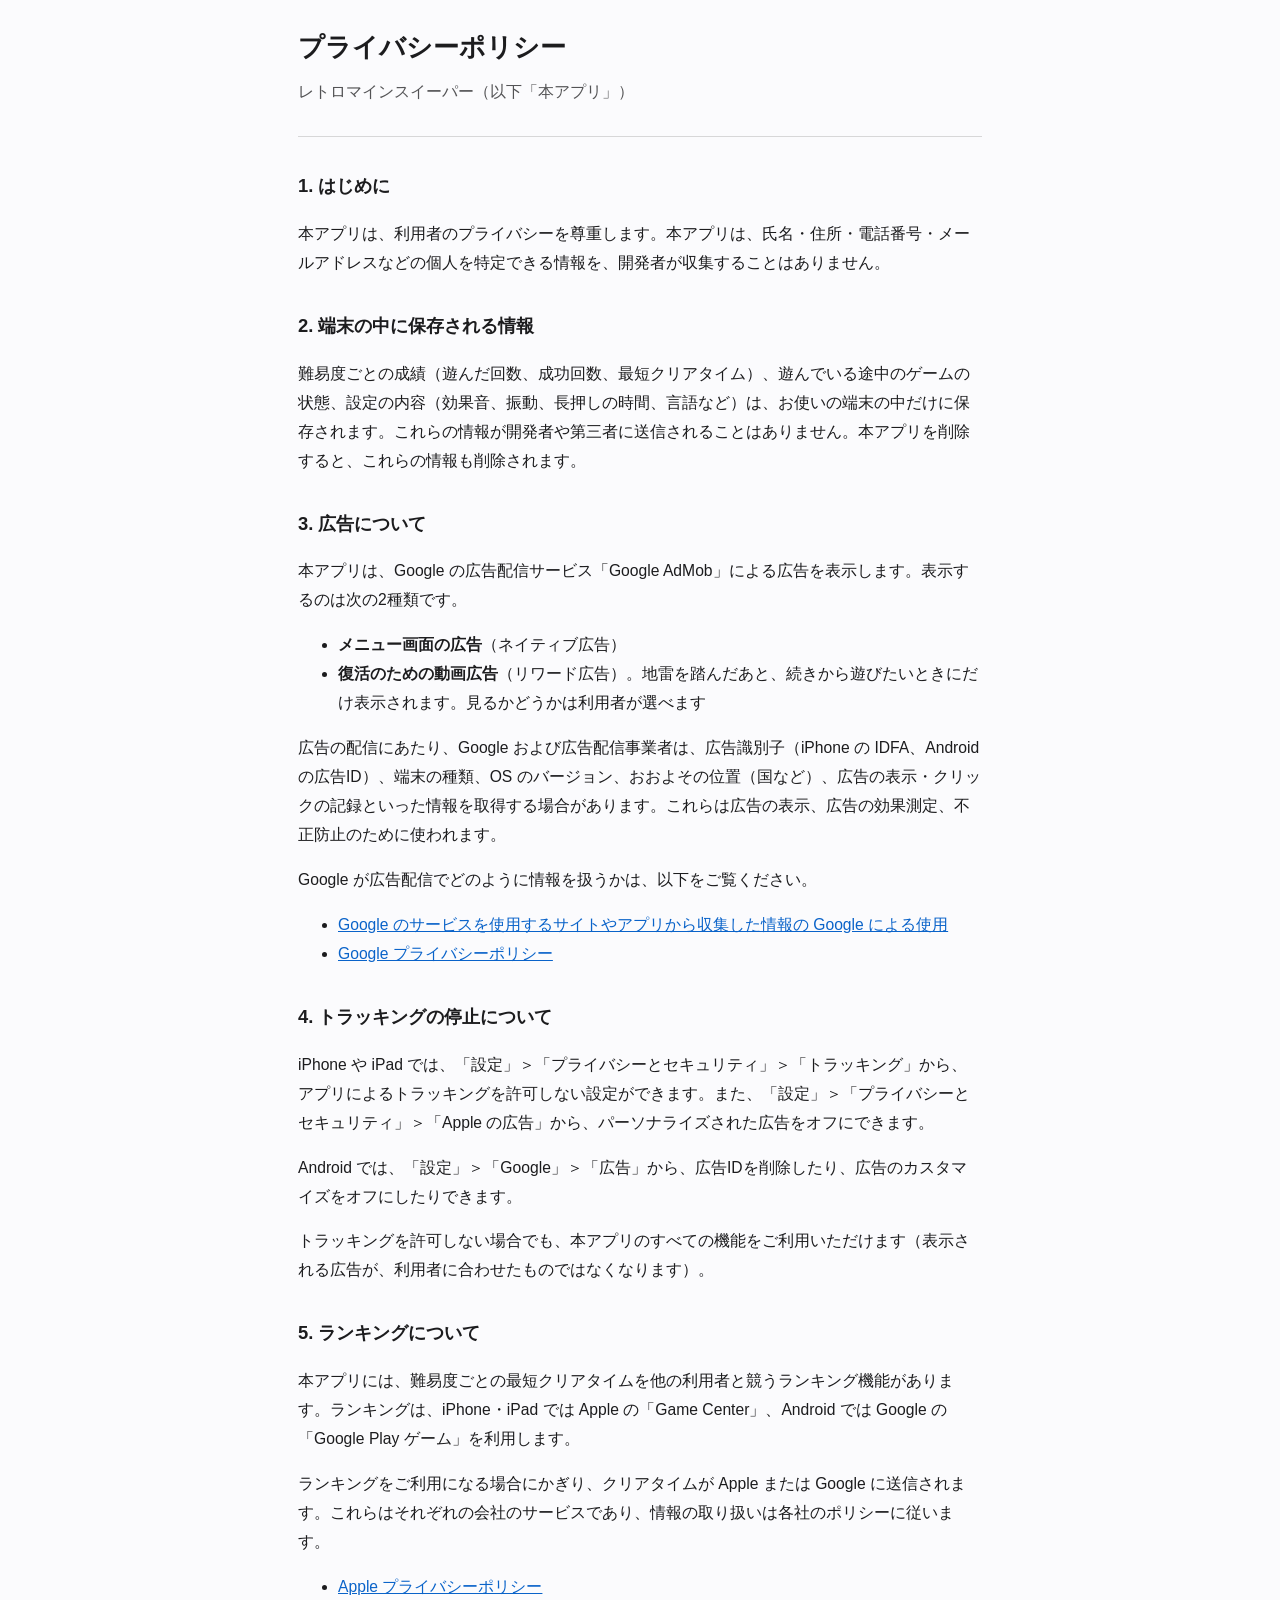
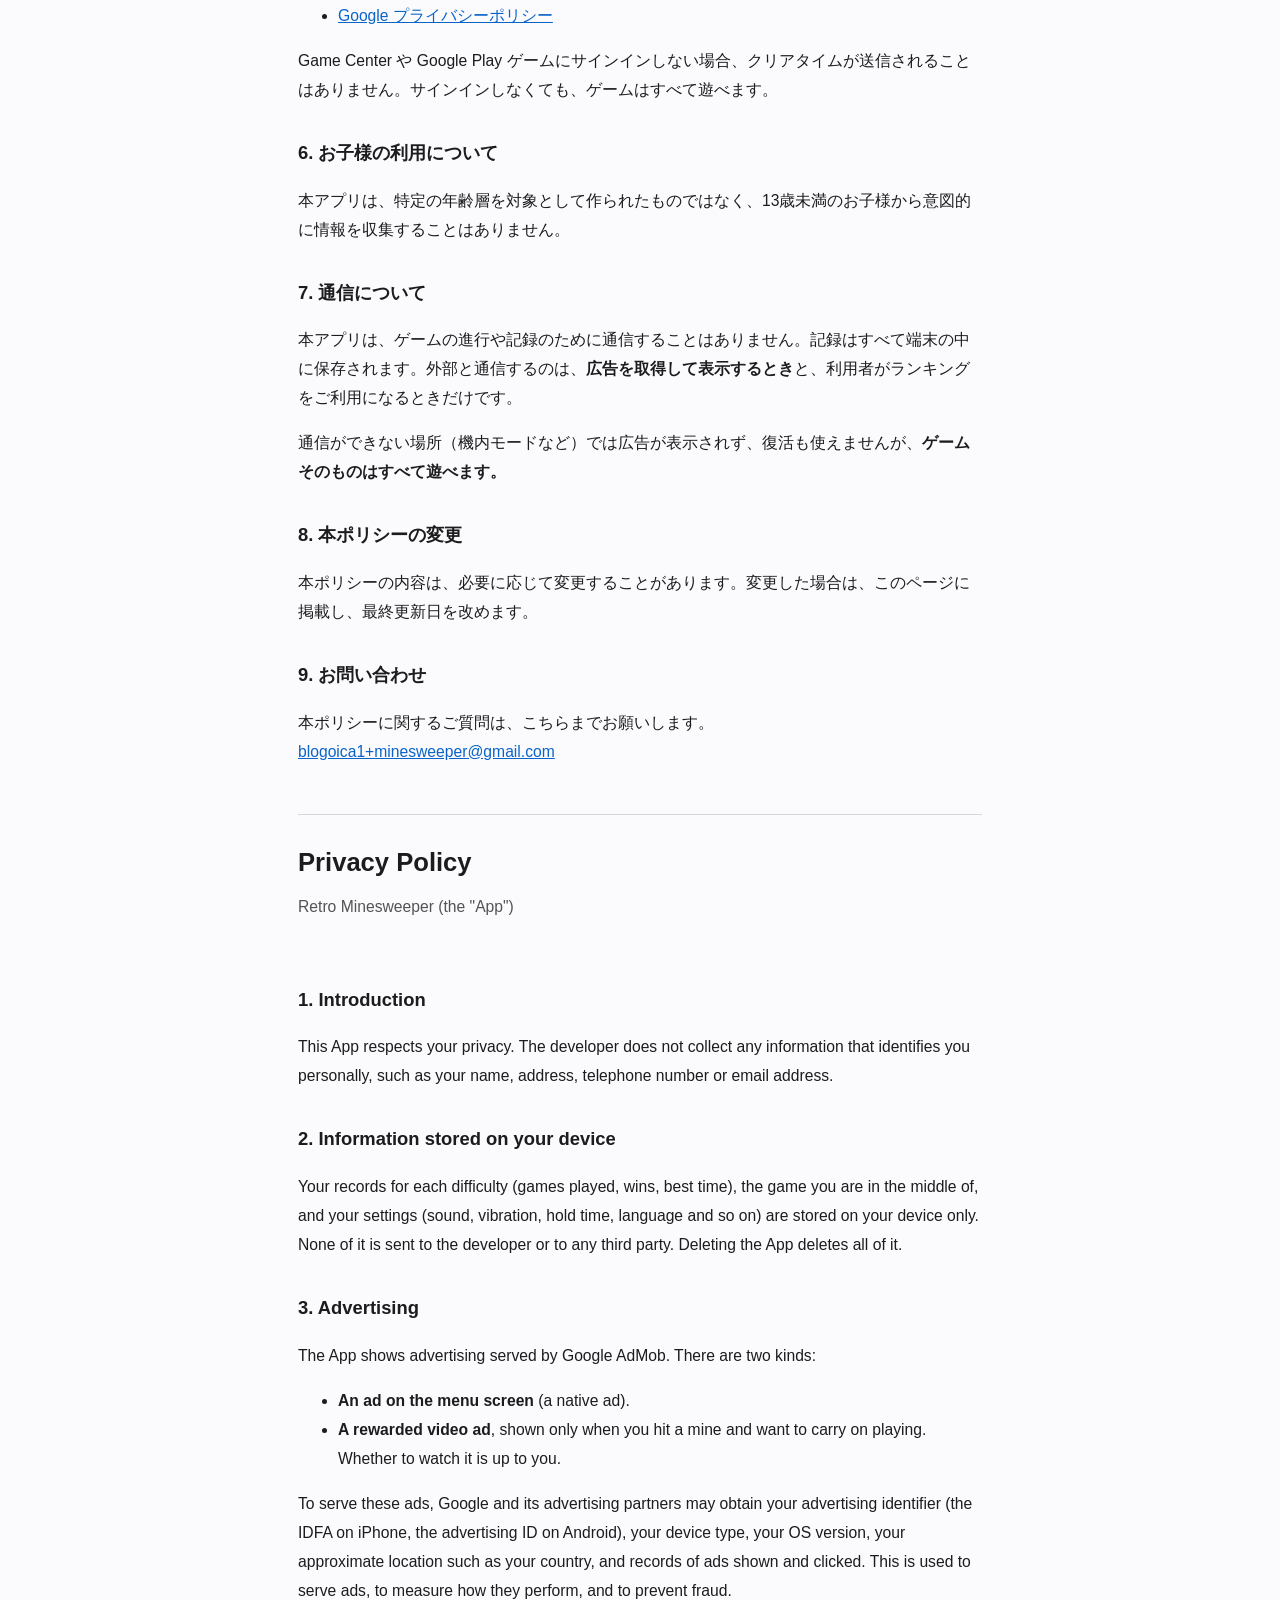
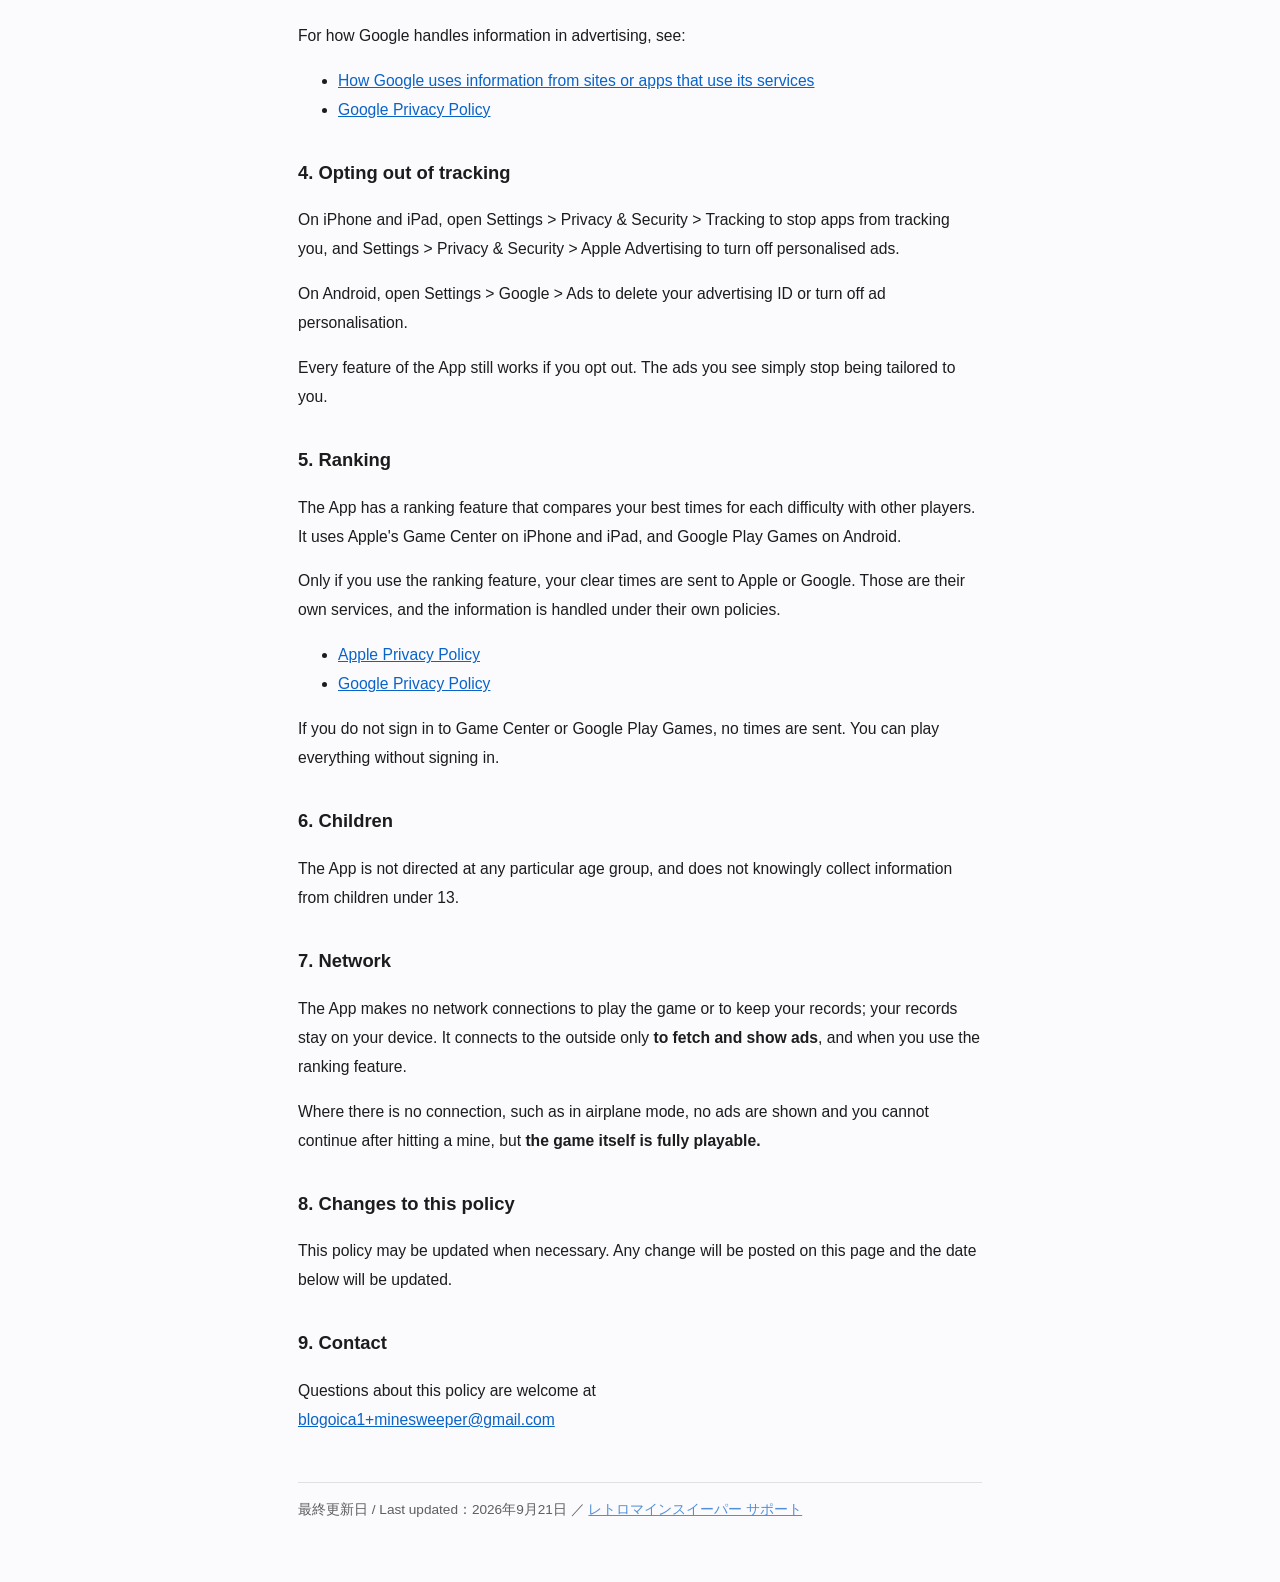
<file: minesweeper/privacy.html>
<!doctype html>
<html lang="ja">
<head>
<meta charset="utf-8">
<meta name="viewport" content="width=device-width, initial-scale=1">
<title>レトロマインスイーパー プライバシーポリシー</title>
<link rel="stylesheet" href="../style.css">
</head>
<body>
<header>
  <h1>プライバシーポリシー</h1>
  <p class="lead">レトロマインスイーパー（以下「本アプリ」）</p>
</header>

<h2>1. はじめに</h2>
<p>本アプリは、利用者のプライバシーを尊重します。本アプリは、氏名・住所・電話番号・メールアドレスなどの個人を特定できる情報を、開発者が収集することはありません。</p>

<h2>2. 端末の中に保存される情報</h2>
<p>難易度ごとの成績（遊んだ回数、成功回数、最短クリアタイム）、遊んでいる途中のゲームの状態、設定の内容（効果音、振動、長押しの時間、言語など）は、お使いの端末の中だけに保存されます。これらの情報が開発者や第三者に送信されることはありません。本アプリを削除すると、これらの情報も削除されます。</p>

<h2>3. 広告について</h2>
<p>本アプリは、Google の広告配信サービス「Google AdMob」による広告を表示します。表示するのは次の2種類です。</p>
<ul>
  <li><b>メニュー画面の広告</b>（ネイティブ広告）</li>
  <li><b>復活のための動画広告</b>（リワード広告）。地雷を踏んだあと、続きから遊びたいときにだけ表示されます。見るかどうかは利用者が選べます</li>
</ul>
<p>広告の配信にあたり、Google および広告配信事業者は、広告識別子（iPhone の IDFA、Android の広告ID）、端末の種類、OS のバージョン、おおよその位置（国など）、広告の表示・クリックの記録といった情報を取得する場合があります。これらは広告の表示、広告の効果測定、不正防止のために使われます。</p>
<p>Google が広告配信でどのように情報を扱うかは、以下をご覧ください。</p>
<ul>
  <li><a href="https://policies.google.com/technologies/partner-sites" target="_blank" rel="noopener">Google のサービスを使用するサイトやアプリから収集した情報の Google による使用</a></li>
  <li><a href="https://policies.google.com/privacy" target="_blank" rel="noopener">Google プライバシーポリシー</a></li>
</ul>

<h2>4. トラッキングの停止について</h2>
<p>iPhone や iPad では、「設定」＞「プライバシーとセキュリティ」＞「トラッキング」から、アプリによるトラッキングを許可しない設定ができます。また、「設定」＞「プライバシーとセキュリティ」＞「Apple の広告」から、パーソナライズされた広告をオフにできます。</p>
<p>Android では、「設定」＞「Google」＞「広告」から、広告IDを削除したり、広告のカスタマイズをオフにしたりできます。</p>
<p>トラッキングを許可しない場合でも、本アプリのすべての機能をご利用いただけます（表示される広告が、利用者に合わせたものではなくなります）。</p>

<h2>5. ランキングについて</h2>
<p>本アプリには、難易度ごとの最短クリアタイムを他の利用者と競うランキング機能があります。ランキングは、iPhone・iPad では Apple の「Game Center」、Android では Google の「Google Play ゲーム」を利用します。</p>
<p>ランキングをご利用になる場合にかぎり、クリアタイムが Apple または Google に送信されます。これらはそれぞれの会社のサービスであり、情報の取り扱いは各社のポリシーに従います。</p>
<ul>
  <li><a href="https://www.apple.com/jp/legal/privacy/" target="_blank" rel="noopener">Apple プライバシーポリシー</a></li>
  <li><a href="https://policies.google.com/privacy" target="_blank" rel="noopener">Google プライバシーポリシー</a></li>
</ul>
<p>Game Center や Google Play ゲームにサインインしない場合、クリアタイムが送信されることはありません。サインインしなくても、ゲームはすべて遊べます。</p>

<h2>6. お子様の利用について</h2>
<p>本アプリは、特定の年齢層を対象として作られたものではなく、13歳未満のお子様から意図的に情報を収集することはありません。</p>

<h2>7. 通信について</h2>
<p>本アプリは、ゲームの進行や記録のために通信することはありません。記録はすべて端末の中に保存されます。外部と通信するのは、<b>広告を取得して表示するとき</b>と、利用者がランキングをご利用になるときだけです。</p>
<p>通信ができない場所（機内モードなど）では広告が表示されず、復活も使えませんが、<b>ゲームそのものはすべて遊べます。</b></p>

<h2>8. 本ポリシーの変更</h2>
<p>本ポリシーの内容は、必要に応じて変更することがあります。変更した場合は、このページに掲載し、最終更新日を改めます。</p>

<h2>9. お問い合わせ</h2>
<p>本ポリシーに関するご質問は、こちらまでお願いします。<br>
<a href="mailto:blogoica1+minesweeper@gmail.com">blogoica1+minesweeper@gmail.com</a></p>

<hr style="margin:48px 0 8px;border:none;border-top:1px solid rgba(128,128,128,.3)">

<header id="en" style="border:none;margin-top:24px">
  <h1>Privacy Policy</h1>
  <p class="lead">Retro Minesweeper (the "App")</p>
</header>

<h2>1. Introduction</h2>
<p>This App respects your privacy. The developer does not collect any information that identifies you personally, such as your name, address, telephone number or email address.</p>

<h2>2. Information stored on your device</h2>
<p>Your records for each difficulty (games played, wins, best time), the game you are in the middle of, and your settings (sound, vibration, hold time, language and so on) are stored on your device only. None of it is sent to the developer or to any third party. Deleting the App deletes all of it.</p>

<h2>3. Advertising</h2>
<p>The App shows advertising served by Google AdMob. There are two kinds:</p>
<ul>
  <li><b>An ad on the menu screen</b> (a native ad).</li>
  <li><b>A rewarded video ad</b>, shown only when you hit a mine and want to carry on playing. Whether to watch it is up to you.</li>
</ul>
<p>To serve these ads, Google and its advertising partners may obtain your advertising identifier (the IDFA on iPhone, the advertising ID on Android), your device type, your OS version, your approximate location such as your country, and records of ads shown and clicked. This is used to serve ads, to measure how they perform, and to prevent fraud.</p>
<p>For how Google handles information in advertising, see:</p>
<ul>
  <li><a href="https://policies.google.com/technologies/partner-sites" target="_blank" rel="noopener">How Google uses information from sites or apps that use its services</a></li>
  <li><a href="https://policies.google.com/privacy" target="_blank" rel="noopener">Google Privacy Policy</a></li>
</ul>

<h2>4. Opting out of tracking</h2>
<p>On iPhone and iPad, open Settings &gt; Privacy &amp; Security &gt; Tracking to stop apps from tracking you, and Settings &gt; Privacy &amp; Security &gt; Apple Advertising to turn off personalised ads.</p>
<p>On Android, open Settings &gt; Google &gt; Ads to delete your advertising ID or turn off ad personalisation.</p>
<p>Every feature of the App still works if you opt out. The ads you see simply stop being tailored to you.</p>

<h2>5. Ranking</h2>
<p>The App has a ranking feature that compares your best times for each difficulty with other players. It uses Apple's Game Center on iPhone and iPad, and Google Play Games on Android.</p>
<p>Only if you use the ranking feature, your clear times are sent to Apple or Google. Those are their own services, and the information is handled under their own policies.</p>
<ul>
  <li><a href="https://www.apple.com/legal/privacy/" target="_blank" rel="noopener">Apple Privacy Policy</a></li>
  <li><a href="https://policies.google.com/privacy" target="_blank" rel="noopener">Google Privacy Policy</a></li>
</ul>
<p>If you do not sign in to Game Center or Google Play Games, no times are sent. You can play everything without signing in.</p>

<h2>6. Children</h2>
<p>The App is not directed at any particular age group, and does not knowingly collect information from children under 13.</p>

<h2>7. Network</h2>
<p>The App makes no network connections to play the game or to keep your records; your records stay on your device. It connects to the outside only <b>to fetch and show ads</b>, and when you use the ranking feature.</p>
<p>Where there is no connection, such as in airplane mode, no ads are shown and you cannot continue after hitting a mine, but <b>the game itself is fully playable.</b></p>

<h2>8. Changes to this policy</h2>
<p>This policy may be updated when necessary. Any change will be posted on this page and the date below will be updated.</p>

<h2>9. Contact</h2>
<p>Questions about this policy are welcome at<br>
<a href="mailto:blogoica1+minesweeper@gmail.com">blogoica1+minesweeper@gmail.com</a></p>

<footer>最終更新日 / Last updated：2026年9月21日 ／ <a href="./">レトロマインスイーパー サポート</a></footer>
</body>
</html>
</file>
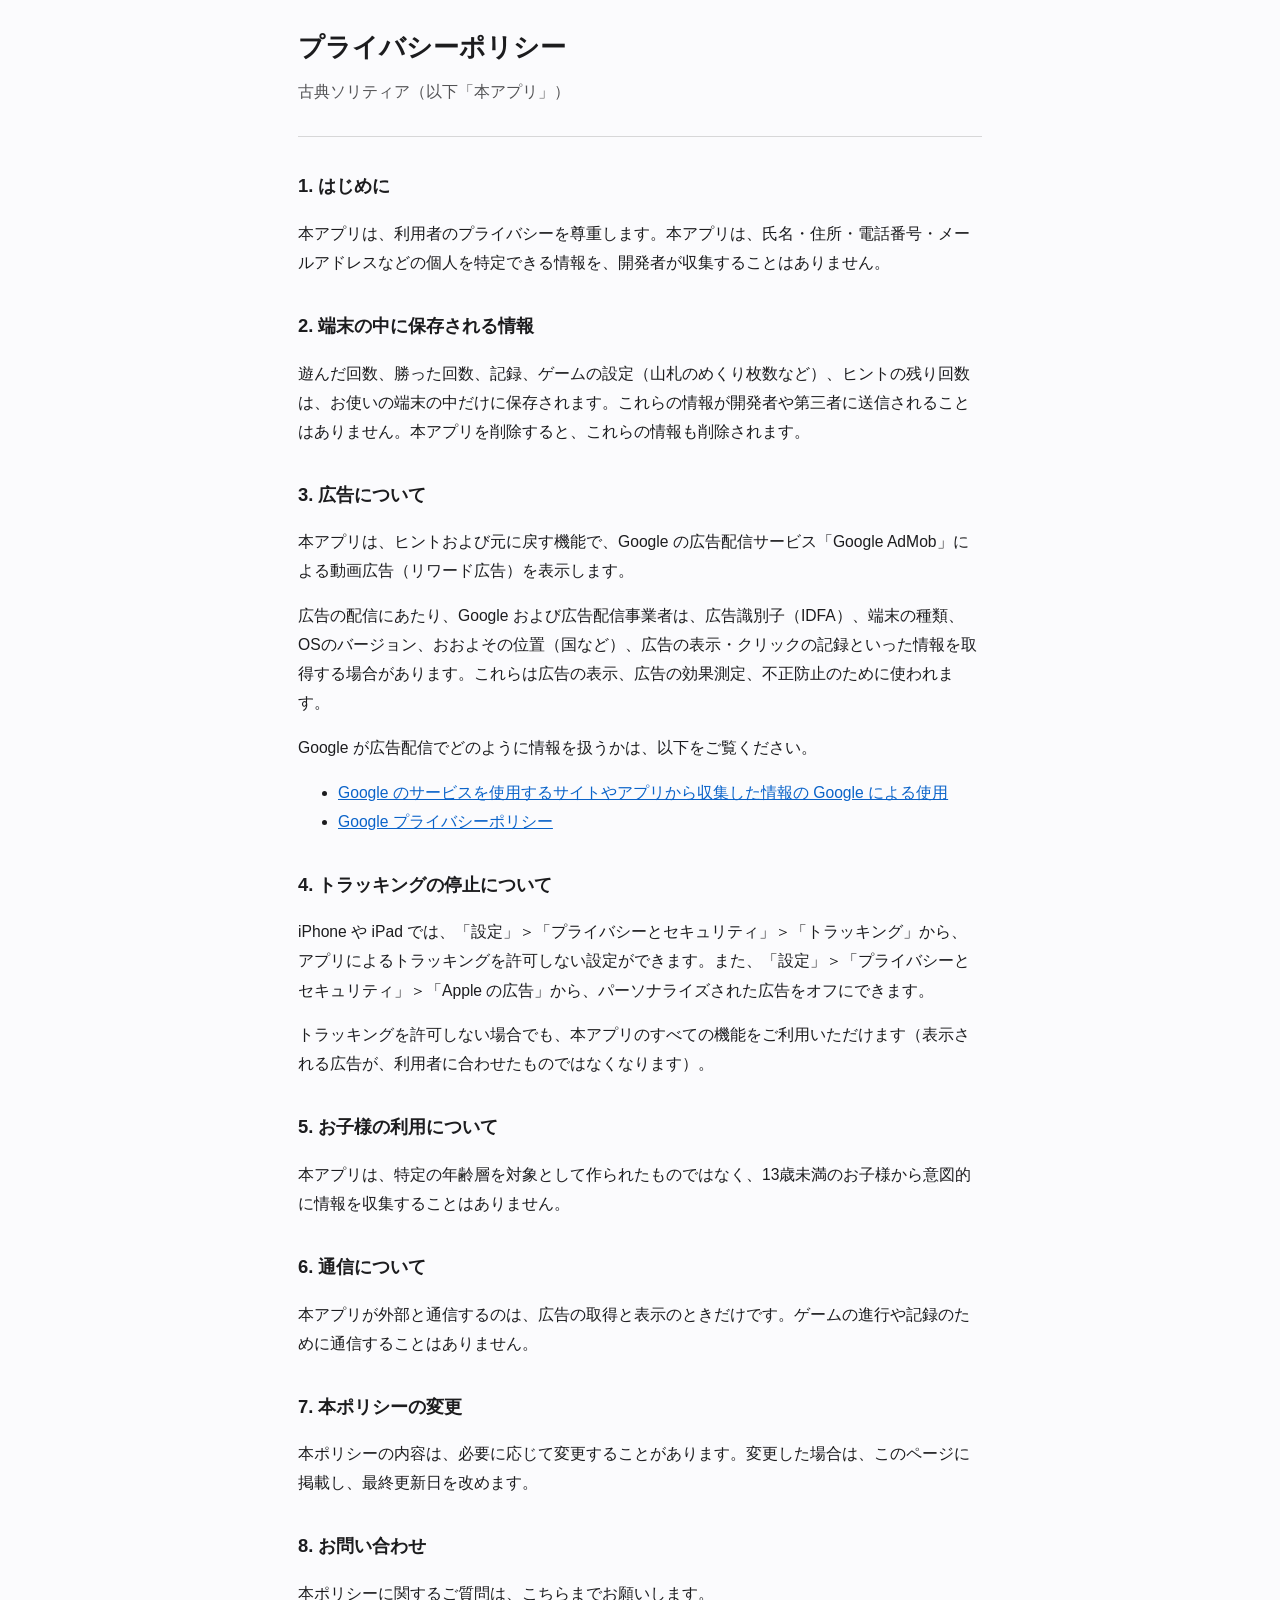
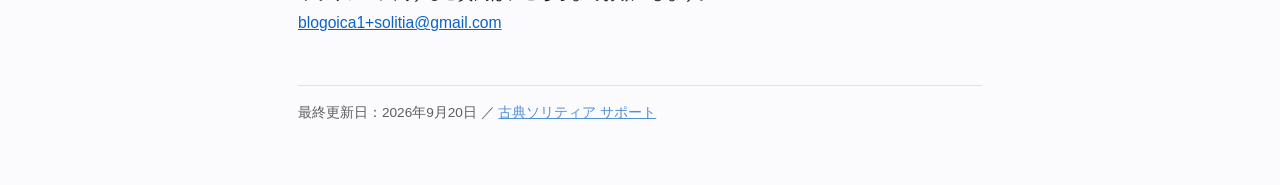
<file: solitaire/privacy.html>
<!doctype html>
<html lang="ja">
<head>
<meta charset="utf-8">
<meta name="viewport" content="width=device-width, initial-scale=1">
<title>古典ソリティア プライバシーポリシー</title>
<link rel="stylesheet" href="../style.css">
</head>
<body>
<header>
  <h1>プライバシーポリシー</h1>
  <p class="lead">古典ソリティア（以下「本アプリ」）</p>
</header>

<h2>1. はじめに</h2>
<p>本アプリは、利用者のプライバシーを尊重します。本アプリは、氏名・住所・電話番号・メールアドレスなどの個人を特定できる情報を、開発者が収集することはありません。</p>

<h2>2. 端末の中に保存される情報</h2>
<p>遊んだ回数、勝った回数、記録、ゲームの設定（山札のめくり枚数など）、ヒントの残り回数は、お使いの端末の中だけに保存されます。これらの情報が開発者や第三者に送信されることはありません。本アプリを削除すると、これらの情報も削除されます。</p>

<h2>3. 広告について</h2>
<p>本アプリは、ヒントおよび元に戻す機能で、Google の広告配信サービス「Google AdMob」による動画広告（リワード広告）を表示します。</p>
<p>広告の配信にあたり、Google および広告配信事業者は、広告識別子（IDFA）、端末の種類、OSのバージョン、おおよその位置（国など）、広告の表示・クリックの記録といった情報を取得する場合があります。これらは広告の表示、広告の効果測定、不正防止のために使われます。</p>
<p>Google が広告配信でどのように情報を扱うかは、以下をご覧ください。</p>
<ul>
  <li><a href="https://policies.google.com/technologies/partner-sites" target="_blank" rel="noopener">Google のサービスを使用するサイトやアプリから収集した情報の Google による使用</a></li>
  <li><a href="https://policies.google.com/privacy" target="_blank" rel="noopener">Google プライバシーポリシー</a></li>
</ul>

<h2>4. トラッキングの停止について</h2>
<p>iPhone や iPad では、「設定」＞「プライバシーとセキュリティ」＞「トラッキング」から、アプリによるトラッキングを許可しない設定ができます。また、「設定」＞「プライバシーとセキュリティ」＞「Apple の広告」から、パーソナライズされた広告をオフにできます。</p>
<p>トラッキングを許可しない場合でも、本アプリのすべての機能をご利用いただけます（表示される広告が、利用者に合わせたものではなくなります）。</p>

<h2>5. お子様の利用について</h2>
<p>本アプリは、特定の年齢層を対象として作られたものではなく、13歳未満のお子様から意図的に情報を収集することはありません。</p>

<h2>6. 通信について</h2>
<p>本アプリが外部と通信するのは、広告の取得と表示のときだけです。ゲームの進行や記録のために通信することはありません。</p>

<h2>7. 本ポリシーの変更</h2>
<p>本ポリシーの内容は、必要に応じて変更することがあります。変更した場合は、このページに掲載し、最終更新日を改めます。</p>

<h2>8. お問い合わせ</h2>
<p>本ポリシーに関するご質問は、こちらまでお願いします。<br>
<a href="mailto:blogoica1+solitia@gmail.com">blogoica1+solitia@gmail.com</a></p>

<footer>最終更新日：2026年9月20日 ／ <a href="./">古典ソリティア サポート</a></footer>
</body>
</html>
</file>
<file: style.css>
:root { color-scheme: light dark; }
* { box-sizing: border-box; }
body {
  margin: 0 auto; padding: 24px 18px 60px; max-width: 720px;
  font-family: -apple-system, BlinkMacSystemFont, "Hiragino Sans", "Noto Sans JP", sans-serif;
  line-height: 1.85; color: #1c1c1e; background: #fbfbfd;
}
@media (prefers-color-scheme: dark) { body { color: #f2f2f7; background: #14161a; } }
header { border-bottom: 1px solid rgba(128,128,128,.3); padding-bottom: 14px; margin-bottom: 8px; }
h1 { font-size: 1.6rem; margin: 0 0 6px; }
h2 { font-size: 1.15rem; margin: 32px 0 6px; }
h3 { font-size: 1rem; margin: 20px 0 4px; }
p, li { font-size: .98rem; }
a { color: #0a63c9; }
@media (prefers-color-scheme: dark) { a { color: #6aa9ff; } }
.lead { opacity: .75; margin-top: 0; }
.card { display: block; padding: 14px 16px; margin: 10px 0; border: 1px solid rgba(128,128,128,.3);
        border-radius: 12px; text-decoration: none; color: inherit; }
.card:hover { background: rgba(128,128,128,.08); }
.card b { display: block; font-size: 1.05rem; }
.card span { opacity: .7; font-size: .9rem; }
footer { margin-top: 48px; padding-top: 14px; border-top: 1px solid rgba(128,128,128,.3);
         font-size: .85rem; opacity: .7; }
</file>
